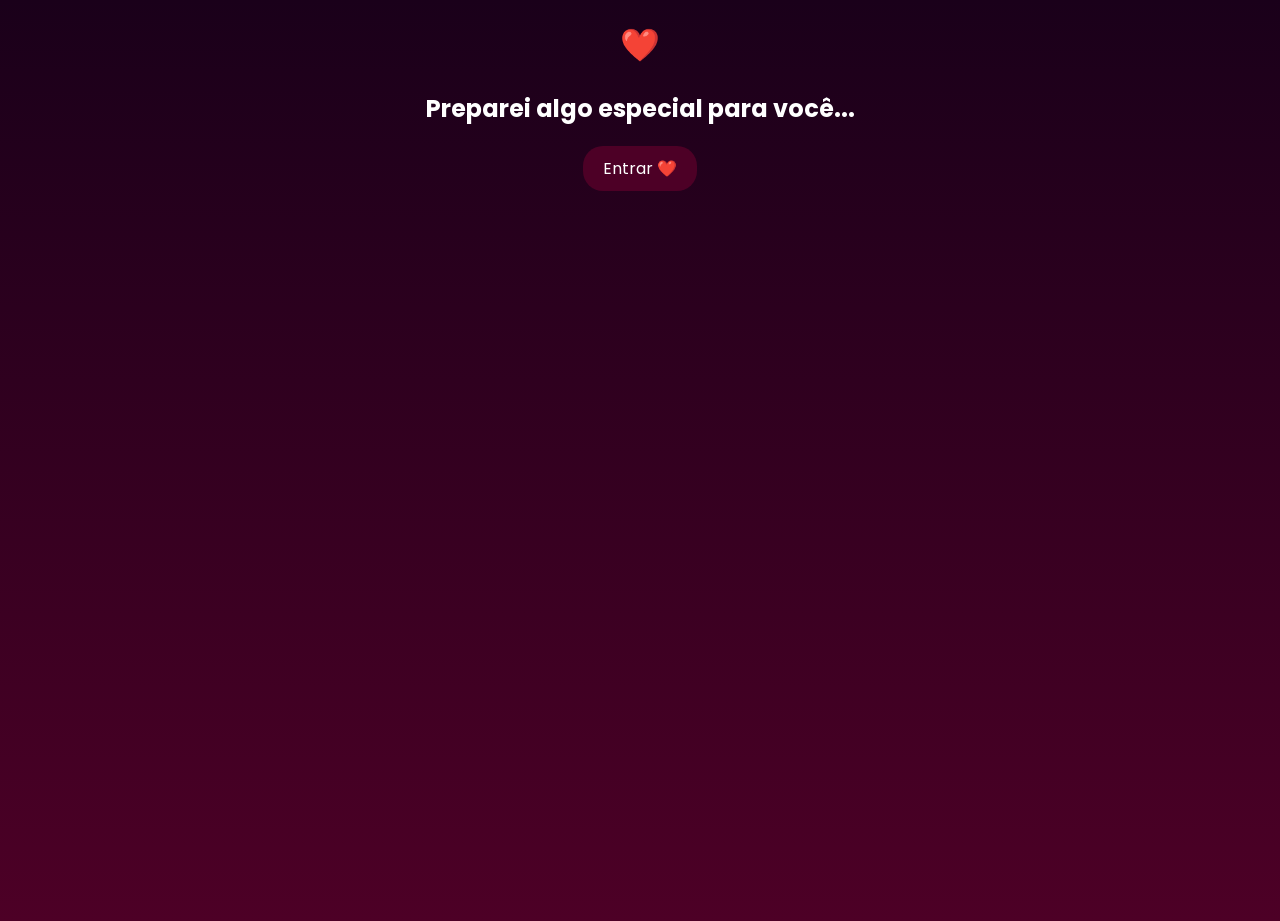
<file: index.html>
<!DOCTYPE html>
<html lang="pt-BR">
<head>
    <meta charset="UTF-8">
    <meta name="viewport" content="width=device-width, initial-scale=1.0">
    <title>Para vc minha vida</title>

    <link rel="stylesheet" href="style.css">
    <link rel="preconnect" href="https://fonts.googleapis.com">
<link rel="preconnect" href="https://fonts.gstatic.com" crossorigin>

<link href="https://fonts.googleapis.com/css2?family=Poppins:wght@300;400;600;700&display=swap" rel="stylesheet">
</head>
<body>
     <div class="coracoes">
        <span>❤️</span>
        <span>💗</span>
        <span>❤️</span>
        <span>💕</span>
    </div>
     <div class="entrada">
        <h1>❤️</h1>
        <h2>Preparei algo especial para você...</h2>
        <button id="entrar">Entrar ❤️</button>
    </div>

    <div class="container escondido">
    <h1 class="coracao">❤️</h1>

    <h2 id="titulo">bem-vinda...</h2>

    <p>antes de continuar, eu quero só te pedir uma coisa.
    </p>

   <p id="mensagem-clique">Leia tudo com calma.</p>

    <p>Cada palavra desse site foi escrita pensando em você
    </p>
    
    <a href="primeira-carta.html">
    <button id="btn-pronta" class="esconder">Estou pronta ❤️</button>
    </a>

    </div>

    <script src="script.js"></script>

</body>
</html>
</file>
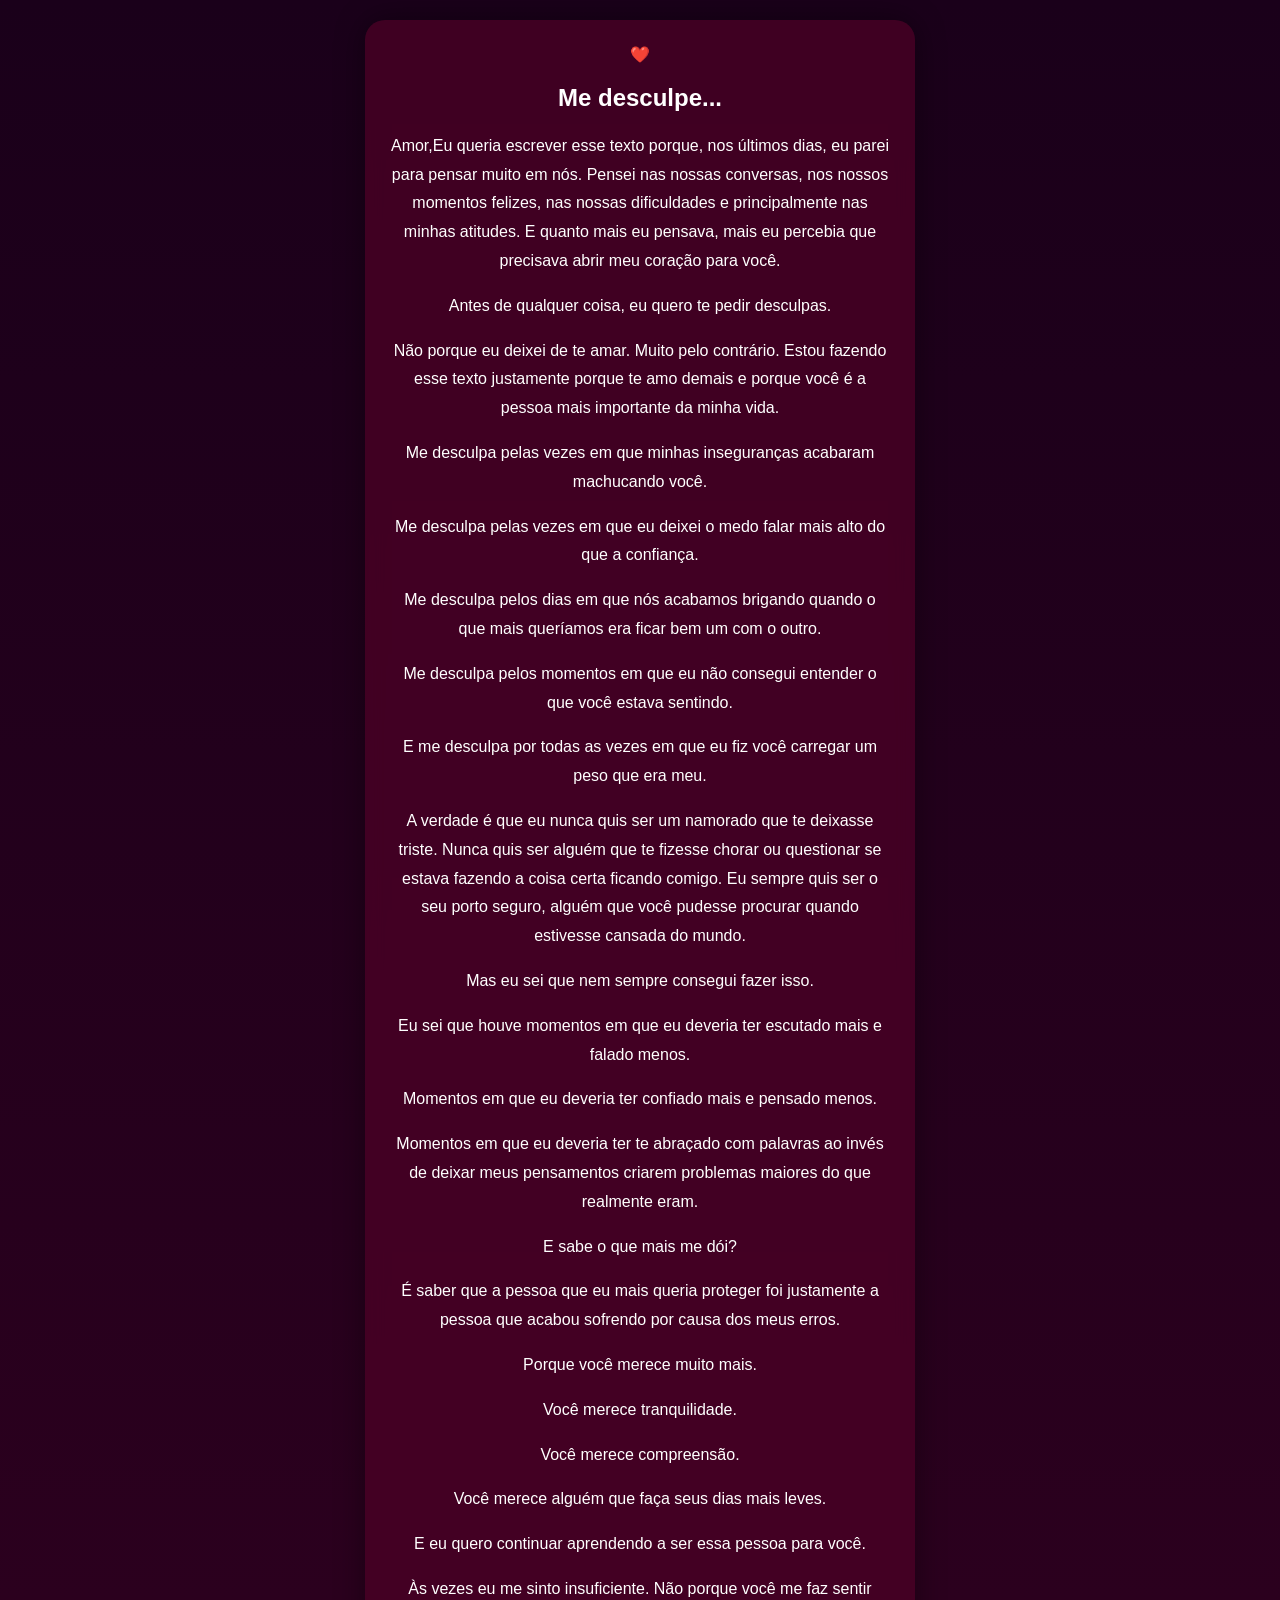
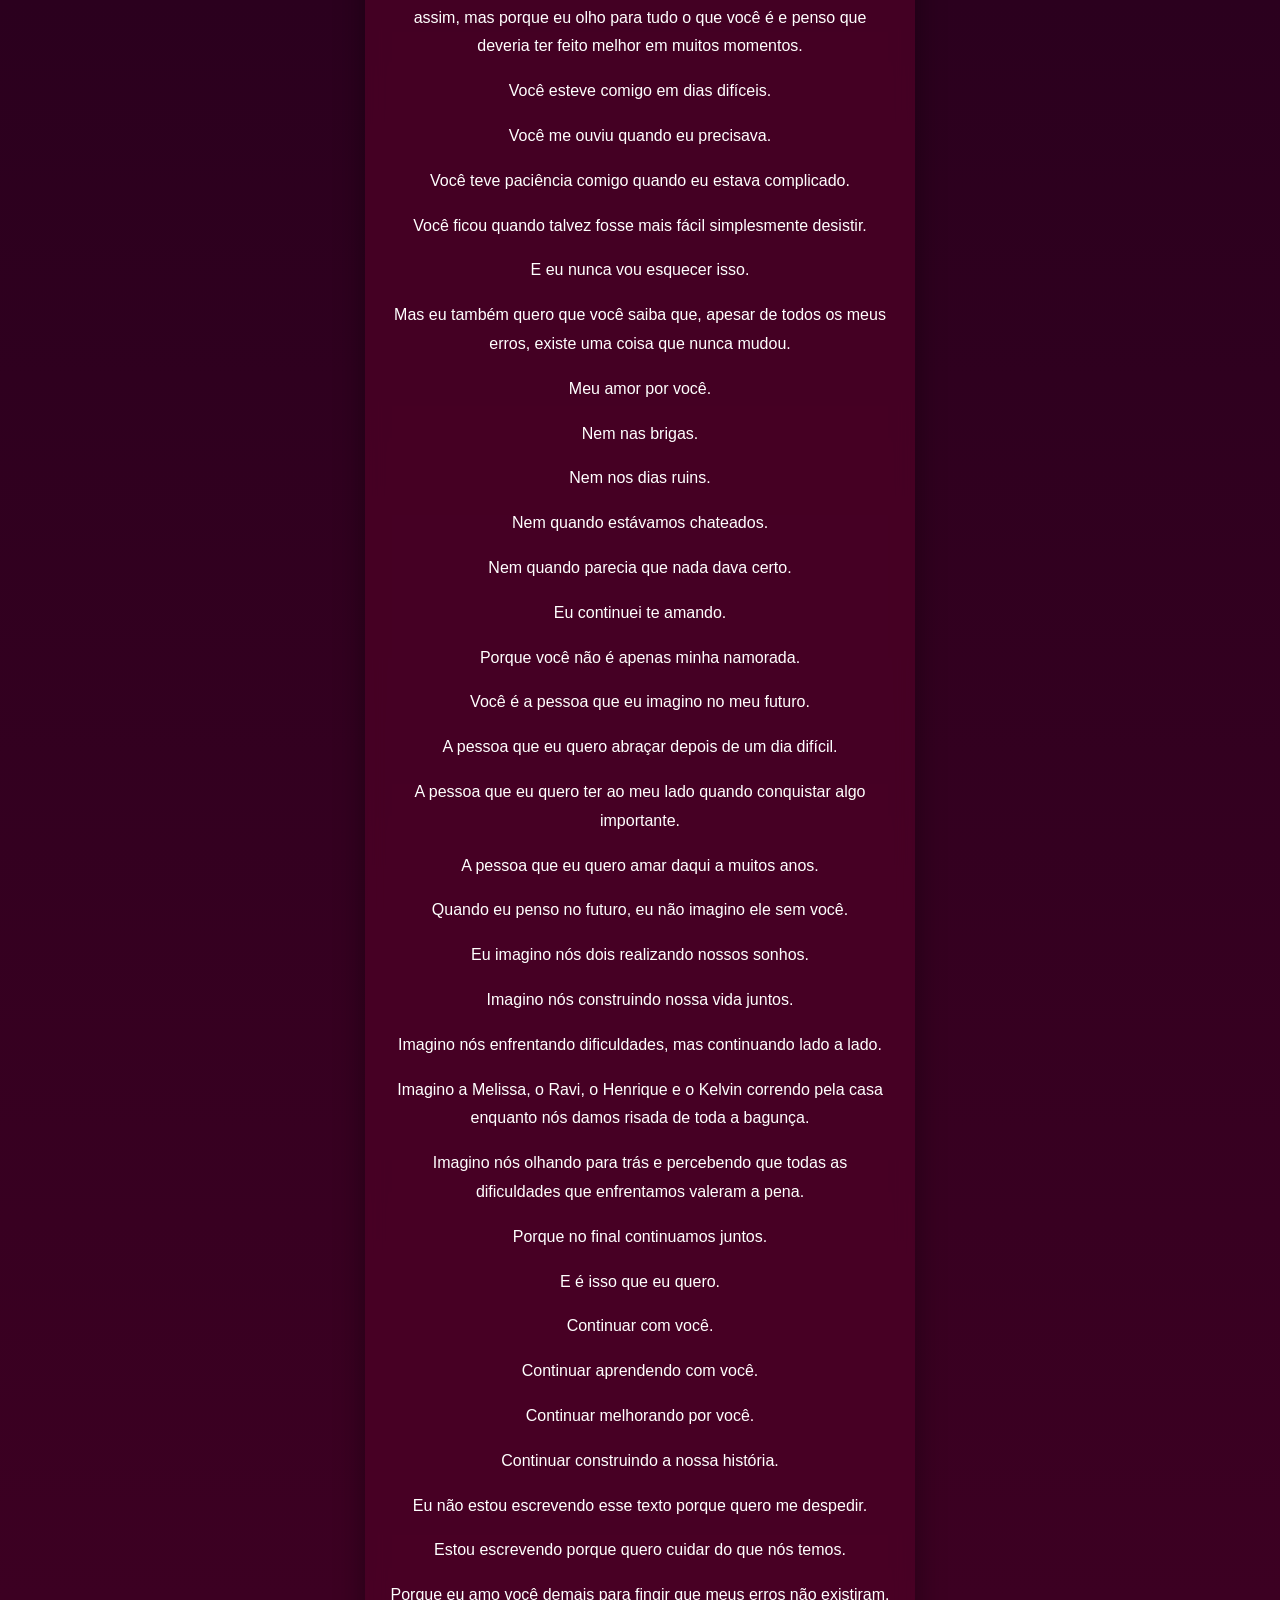
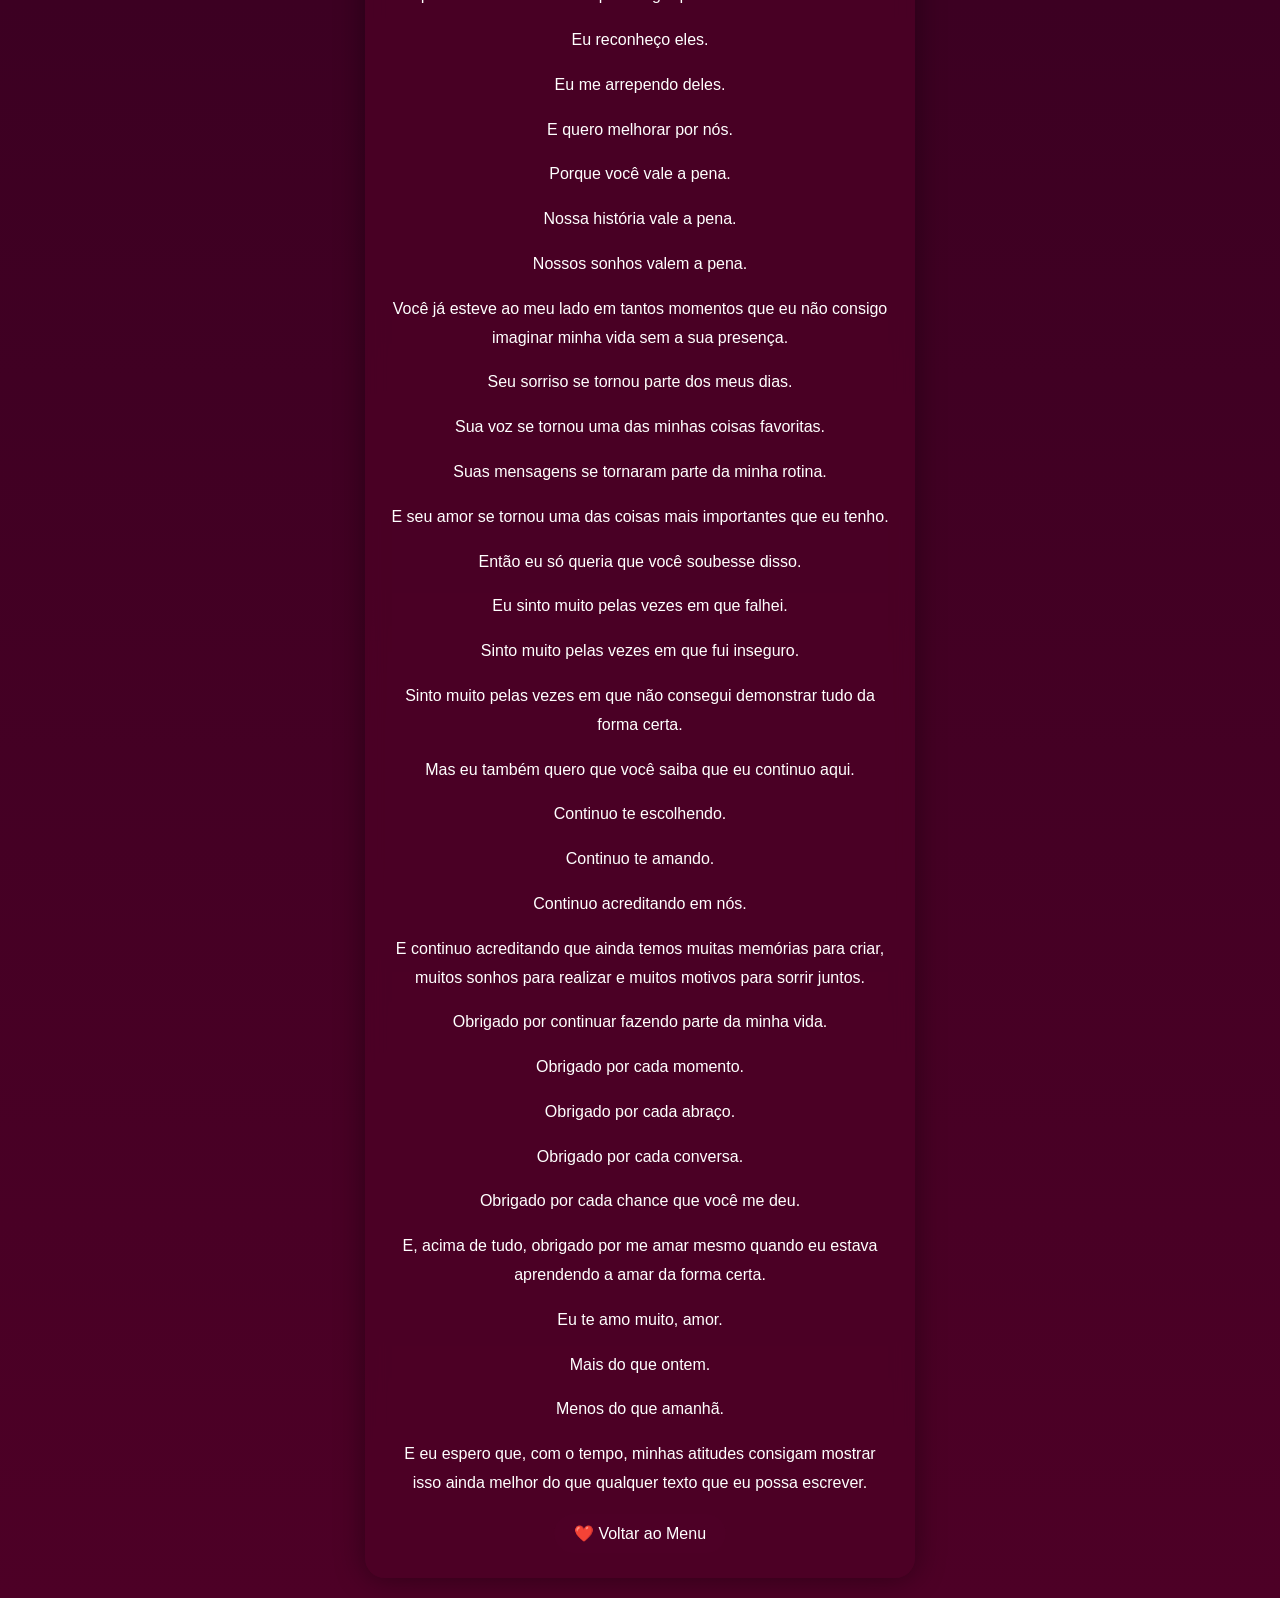
<file: desculpas.html>
<!DOCTYPE html>
<html lang="pt-BR">
<head>
    <meta charset="UTF-8">
    <meta name="viewport" content="width=device-width, initial-scale=1.0">
    <title>Me desculpe</title>

    <link rel="stylesheet" href="style.css">
</head>
<body>
    <div class="carta"
        <h1>❤️</h1>

        <h2>Me desculpe...</h2>

       <p>Amor,Eu queria escrever esse texto porque, nos últimos dias, eu parei para pensar muito em nós. Pensei nas nossas conversas, nos nossos momentos felizes, nas nossas dificuldades e principalmente nas minhas atitudes. E quanto mais eu pensava, mais eu percebia que precisava abrir meu coração para você.</p>
       <p>Antes de qualquer coisa, eu quero te pedir desculpas.</p>
       <p>Não porque eu deixei de te amar. Muito pelo contrário. Estou fazendo esse texto justamente porque te amo demais e porque você é a pessoa mais importante da minha vida.</p>
       <p>Me desculpa pelas vezes em que minhas inseguranças acabaram machucando você.</p>
       <p>Me desculpa pelas vezes em que eu deixei o medo falar mais alto do que a confiança.</p>
       <p>Me desculpa pelos dias em que nós acabamos brigando quando o que mais queríamos era ficar bem um com o outro.</p>
       <p>Me desculpa pelos momentos em que eu não consegui entender o que você estava sentindo.</p>
       <p>E me desculpa por todas as vezes em que eu fiz você carregar um peso que era meu.</p>
       <p>A verdade é que eu nunca quis ser um namorado que te deixasse triste. Nunca quis ser alguém que te fizesse chorar ou questionar se estava fazendo a coisa certa ficando comigo. Eu sempre quis ser o seu porto seguro, alguém que você pudesse procurar quando estivesse cansada do mundo.</p>
       <p>Mas eu sei que nem sempre consegui fazer isso.</p>
       <p>Eu sei que houve momentos em que eu deveria ter escutado mais e falado menos.</p>
       <p>Momentos em que eu deveria ter confiado mais e pensado menos.</p>
       <p>Momentos em que eu deveria ter te abraçado com palavras ao invés de deixar meus pensamentos criarem problemas maiores do que realmente eram.</p>
       <p>E sabe o que mais me dói?</p>
       <p>É saber que a pessoa que eu mais queria proteger foi justamente a pessoa que acabou sofrendo por causa dos meus erros.</p>
       <p>Porque você merece muito mais.</p>
       <p>Você merece tranquilidade.</p>
       <p>Você merece compreensão.</p>
       <p>Você merece alguém que faça seus dias mais leves.</p>
       <p>E eu quero continuar aprendendo a ser essa pessoa para você.</p>
       <p>Às vezes eu me sinto insuficiente. Não porque você me faz sentir assim, mas porque eu olho para tudo o que você é e penso que deveria ter feito melhor em muitos momentos.</p>
       <p>Você esteve comigo em dias difíceis.</p>
       <p>Você me ouviu quando eu precisava.</p>
       <p>Você teve paciência comigo quando eu estava complicado.</p>
       <p>Você ficou quando talvez fosse mais fácil simplesmente desistir.</p>
       <p>E eu nunca vou esquecer isso.</p>
       <p>Mas eu também quero que você saiba que, apesar de todos os meus erros, existe uma coisa que nunca mudou.</p>
       <p>Meu amor por você.</p>
       <p>Nem nas brigas.</p>
       <p>Nem nos dias ruins.</p>
       <p>Nem quando estávamos chateados.</p>
       <p>Nem quando parecia que nada dava certo.</p>
       <p>Eu continuei te amando.</p>
       <p>Porque você não é apenas minha namorada.</p>
       <p>Você é a pessoa que eu imagino no meu futuro.</p>
       <p>A pessoa que eu quero abraçar depois de um dia difícil.</p>
       <p>A pessoa que eu quero ter ao meu lado quando conquistar algo importante.</p>
       <p>A pessoa que eu quero amar daqui a muitos anos.</p>
       <p>Quando eu penso no futuro, eu não imagino ele sem você.</p>
       <p>Eu imagino nós dois realizando nossos sonhos.</p>
       <p>Imagino nós construindo nossa vida juntos.</p>
       <p>Imagino nós enfrentando dificuldades, mas continuando lado a lado.</p>
       <p>Imagino a Melissa, o Ravi, o Henrique e o Kelvin correndo pela casa enquanto nós damos risada de toda a bagunça.</p>
       <p>Imagino nós olhando para trás e percebendo que todas as dificuldades que enfrentamos valeram a pena.</p>
       <p>Porque no final continuamos juntos.</p>
       <p>E é isso que eu quero.</p>
       <p>Continuar com você.</p>
       <p>Continuar aprendendo com você.</p>
       <p>Continuar melhorando por você.</p>
       <p>Continuar construindo a nossa história.</p>
       <p>Eu não estou escrevendo esse texto porque quero me despedir.</p>
       <p>Estou escrevendo porque quero cuidar do que nós temos.</p>
       <p>Porque eu amo você demais para fingir que meus erros não existiram.</p>
       <p>Eu reconheço eles.</p>
       <p>Eu me arrependo deles.</p>
       <p>E quero melhorar por nós.</p>
       <p>Porque você vale a pena.</p>
       <p>Nossa história vale a pena.</p>
       <p>Nossos sonhos valem a pena.</p>
       <p>Você já esteve ao meu lado em tantos momentos que eu não consigo imaginar minha vida sem a sua presença.</p>
       <p>Seu sorriso se tornou parte dos meus dias.</p>
       <p>Sua voz se tornou uma das minhas coisas favoritas.</p>
       <p>Suas mensagens se tornaram parte da minha rotina.</p>
       <p>E seu amor se tornou uma das coisas mais importantes que eu tenho.</p>
       <p>Então eu só queria que você soubesse disso.</p>
       <p>Eu sinto muito pelas vezes em que falhei.</p>
       <p>Sinto muito pelas vezes em que fui inseguro.</p>
       <p>Sinto muito pelas vezes em que não consegui demonstrar tudo da forma certa.</p>
       <p>Mas eu também quero que você saiba que eu continuo aqui.</p>
       <p>Continuo te escolhendo.</p>
       <p>Continuo te amando.</p>
       <p>Continuo acreditando em nós.</p>
       <p>E continuo acreditando que ainda temos muitas memórias para criar, muitos sonhos para realizar e muitos motivos para sorrir juntos.</p>
       <p>Obrigado por continuar fazendo parte da minha vida.</p>
       <p>Obrigado por cada momento.</p>
       <p>Obrigado por cada abraço.</p>
       <p>Obrigado por cada conversa.</p>
       <p>Obrigado por cada chance que você me deu.</p>
       <p>E, acima de tudo, obrigado por me amar mesmo quando eu estava aprendendo a amar da forma certa.</p>
       <p>Eu te amo muito, amor.</p>
       <p>Mais do que ontem.</p>
       <p>Menos do que amanhã.</p>
       <p>E eu espero que, com o tempo, minhas atitudes consigam mostrar isso ainda melhor do que qualquer texto que eu possa escrever.</p>

       <a href="menu.html">

       <button>❤️ Voltar ao Menu</button>
       </a>
    </div>
    </body>
</html>
</file>
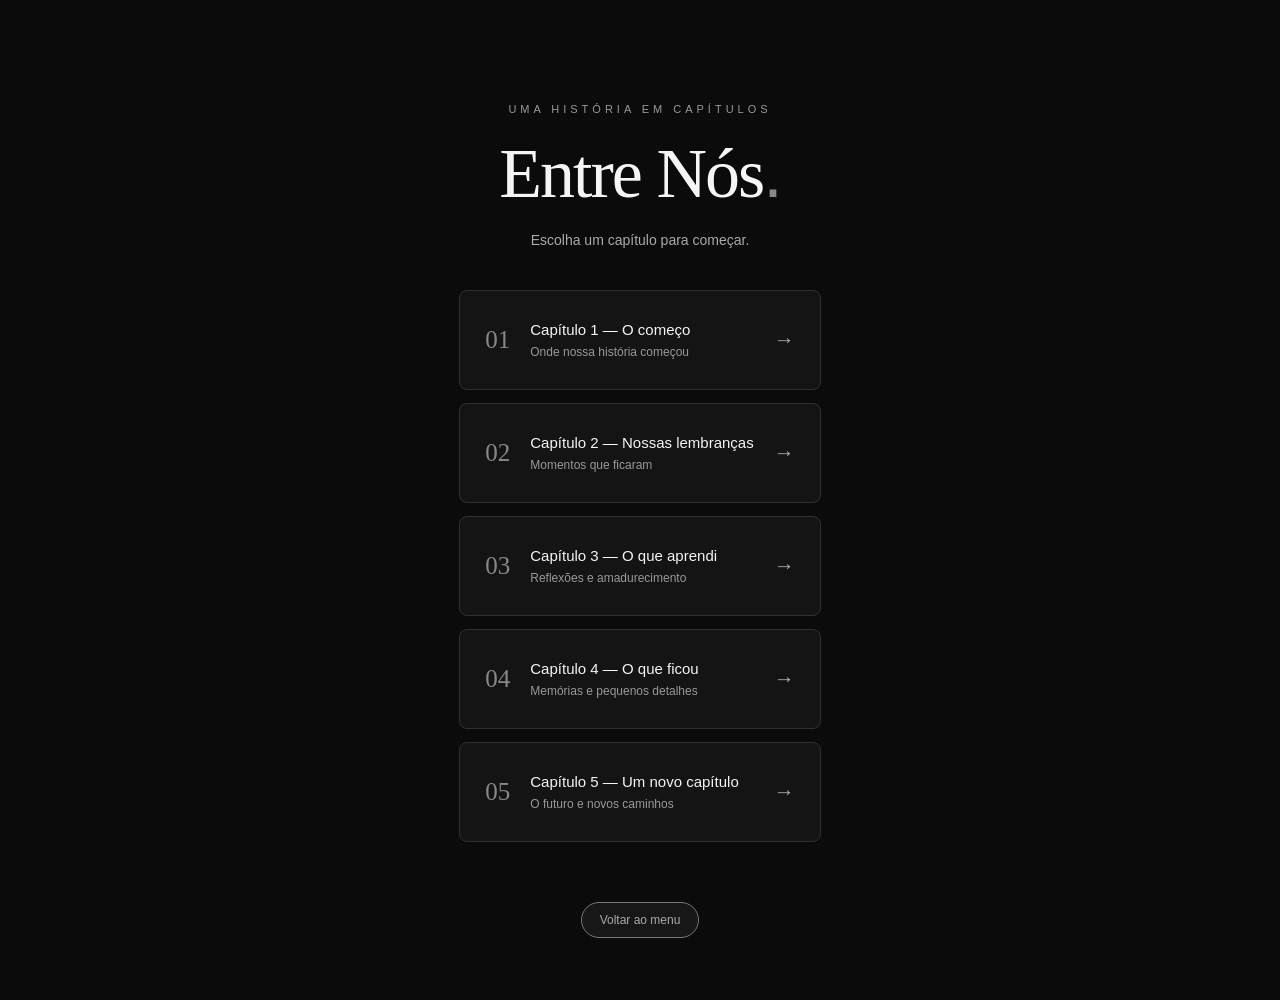
<file: entre-nós.html>
<!DOCTYPE html>
<html lang="pt-BR">
<head>
    <meta charset="UTF-8">
    <meta name="viewport" content="width=device-width, initial-scale=1.0">

    <title>Entre Nós | Dia 19</title>

    <link rel="stylesheet" href="style.css">
</head>

<body class="pagina-entre-nos">

    <main class="livro-container">

        
<section class="menu-capitulos" id="menu-capitulos">

    <header class="titulo-galeria">
        <p>UMA HISTÓRIA EM CAPÍTULOS</p>
        <h1>Entre Nós<span>.</span></h1>
        <p>Escolha um capítulo para começar.</p>
    </header>

    <div class="grade-capitulos">

        <button class="cartao-capitulo" data-capitulo="0">
            <span class="numero-cartao">01</span>
            <span class="conteudo-cartao">
                <strong>Capítulo 1 — O começo</strong>
                <small>Onde nossa história começou</small>
            </span>
            <span class="seta-cartao">→</span>
        </button>

        <button class="cartao-capitulo" data-capitulo="1">
            <span class="numero-cartao">02</span>
            <span class="conteudo-cartao">
                <strong>Capítulo 2 — Nossas lembranças</strong>
                <small>Momentos que ficaram</small>
            </span>
            <span class="seta-cartao">→</span>
        </button>

        <button class="cartao-capitulo" data-capitulo="2">
            <span class="numero-cartao">03</span>
            <span class="conteudo-cartao">
                <strong>Capítulo 3 — O que aprendi</strong>
                <small>Reflexões e amadurecimento</small>
            </span>
            <span class="seta-cartao">→</span>
        </button>

        <button class="cartao-capitulo" data-capitulo="3">
            <span class="numero-cartao">04</span>
            <span class="conteudo-cartao">
                <strong>Capítulo 4 — O que ficou</strong>
                <small>Memórias e pequenos detalhes</small>
            </span>
            <span class="seta-cartao">→</span>
        </button>

        <button class="cartao-capitulo" data-capitulo="4">
            <span class="numero-cartao">05</span>
            <span class="conteudo-cartao">
                <strong>Capítulo 5 — Um novo capítulo</strong>
                <small>O futuro e novos caminhos</small>
            </span>
            <span class="seta-cartao">→</span>
        </button>

    </div>
</section>


<section class="capa-livro escondido" id="capa-capitulo">

    <div class="capa-conteudo">
        <span class="simbolo-livro">✳</span>

        <p class="rotulo-capa">ENTRE NÓS · LEITURA</p>

        <h2 id="titulo-capa">O começo</h2>

        <p id="descricao-capa">
            Onde nossa história começou
        </p>

        <button id="btn-abrir-livro">
            Abrir capítulo →
        </button>

        <button class="botao-voltar" id="btn-voltar-capitulos">
            ← Todos os capítulos
        </button>
    </div>

</section>



        <section class="livro-aberto escondido" id="livro-aberto">

            <header class="cabecalho-capitulo">
                <p>ENTRE NÓS</p>
                <h2 id="titulo-capitulo">Capítulo 1 — Nosso primeiro dia</h2>
            </header>

            <div class="paginas-livro">

                <article class="pagina pagina-esquerda">
                    <h3 id="subtitulo-capitulo">O começo de tudo</h3>

                    <p id="texto-esquerdo">
                        Aqui ficará a primeira parte da nossa história.
                    </p>
                </article>

                <article class="pagina pagina-direita">
                    <p id="texto-direito">
                        E aqui continuará a leitura, como em um livro aberto.
                    </p>
                </article>

            </div>

            <nav class="navegacao-capitulos">
                <button id="btn-anterior" disabled>
                    ← Anterior
                </button>

                <span id="numero-capitulo">1 / 5</span>

                <button id="btn-proximo">
                  Próximo →
                </button>
            </nav>

        </section>

        <a class="voltar-menu" href="menu.html">
            Voltar ao menu
        </a>

    </main>

    <script src="script.js"></script>
</body>
</html>
</file>
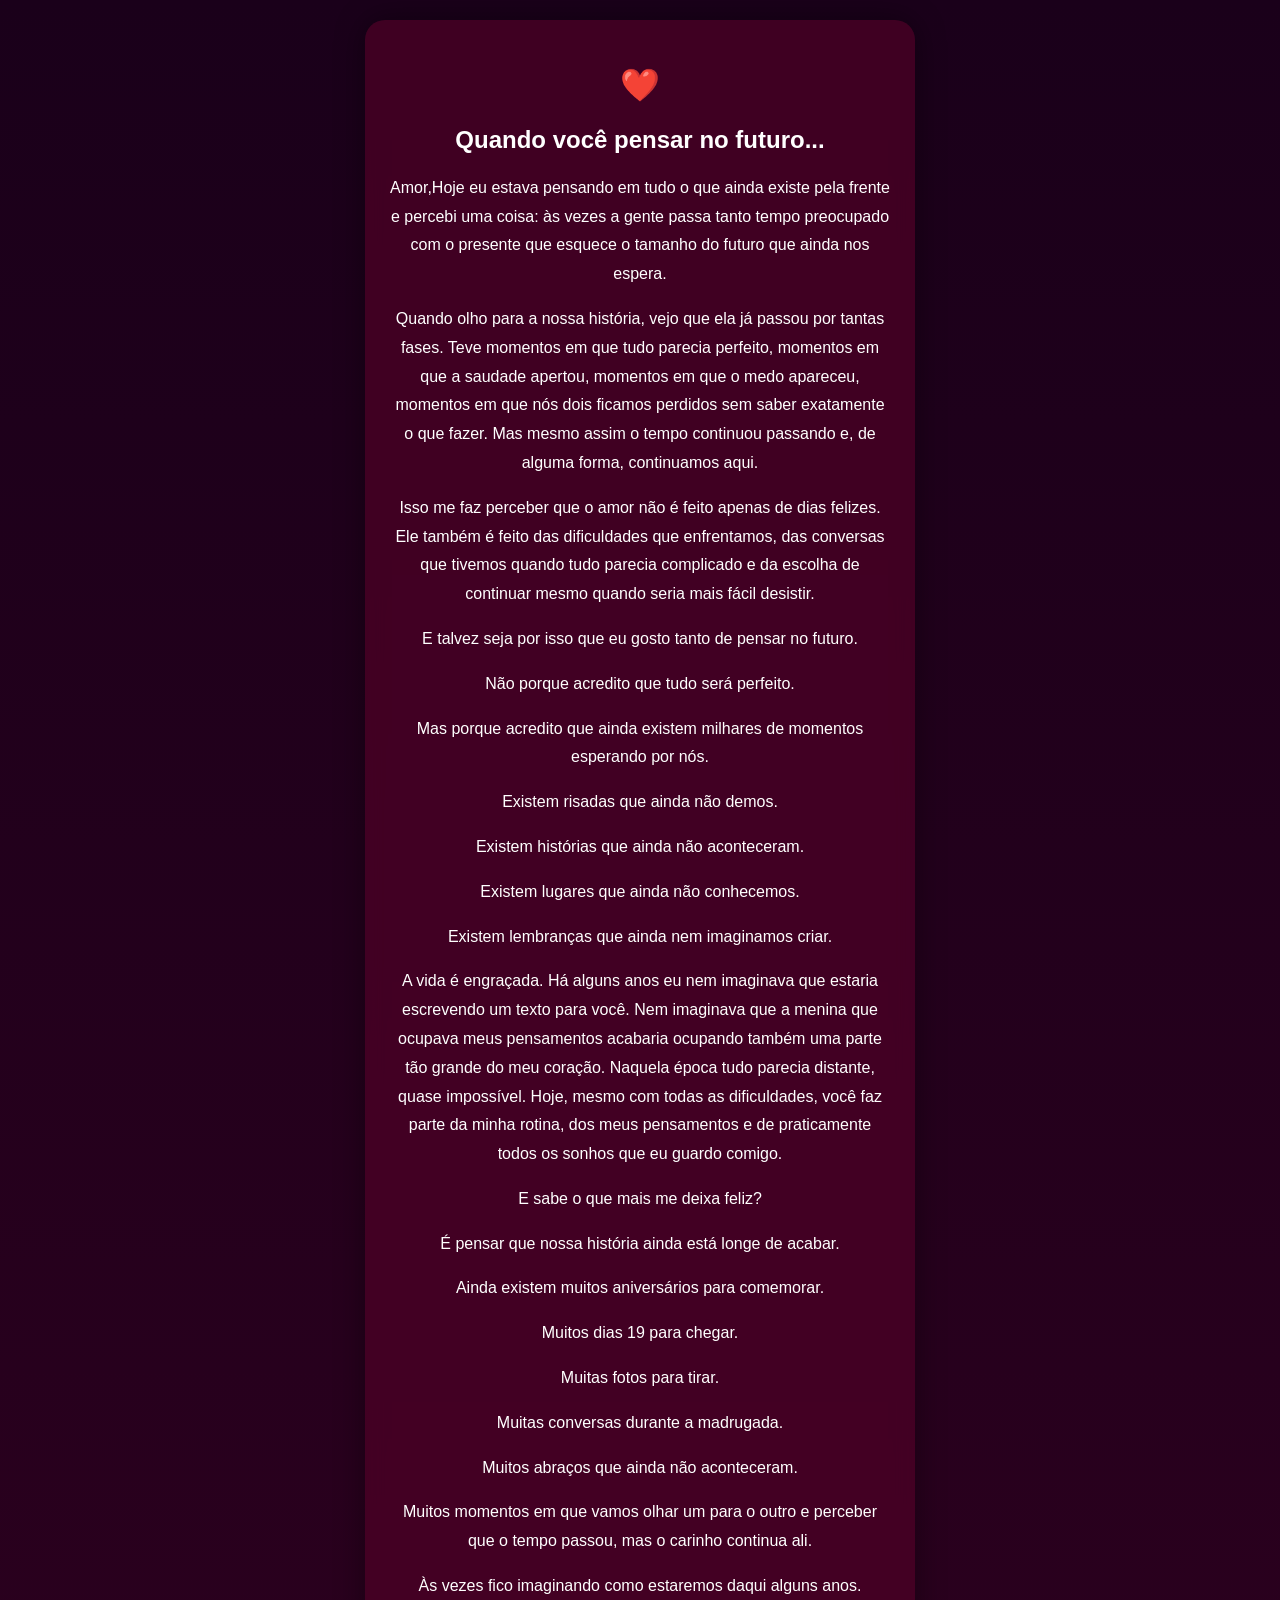
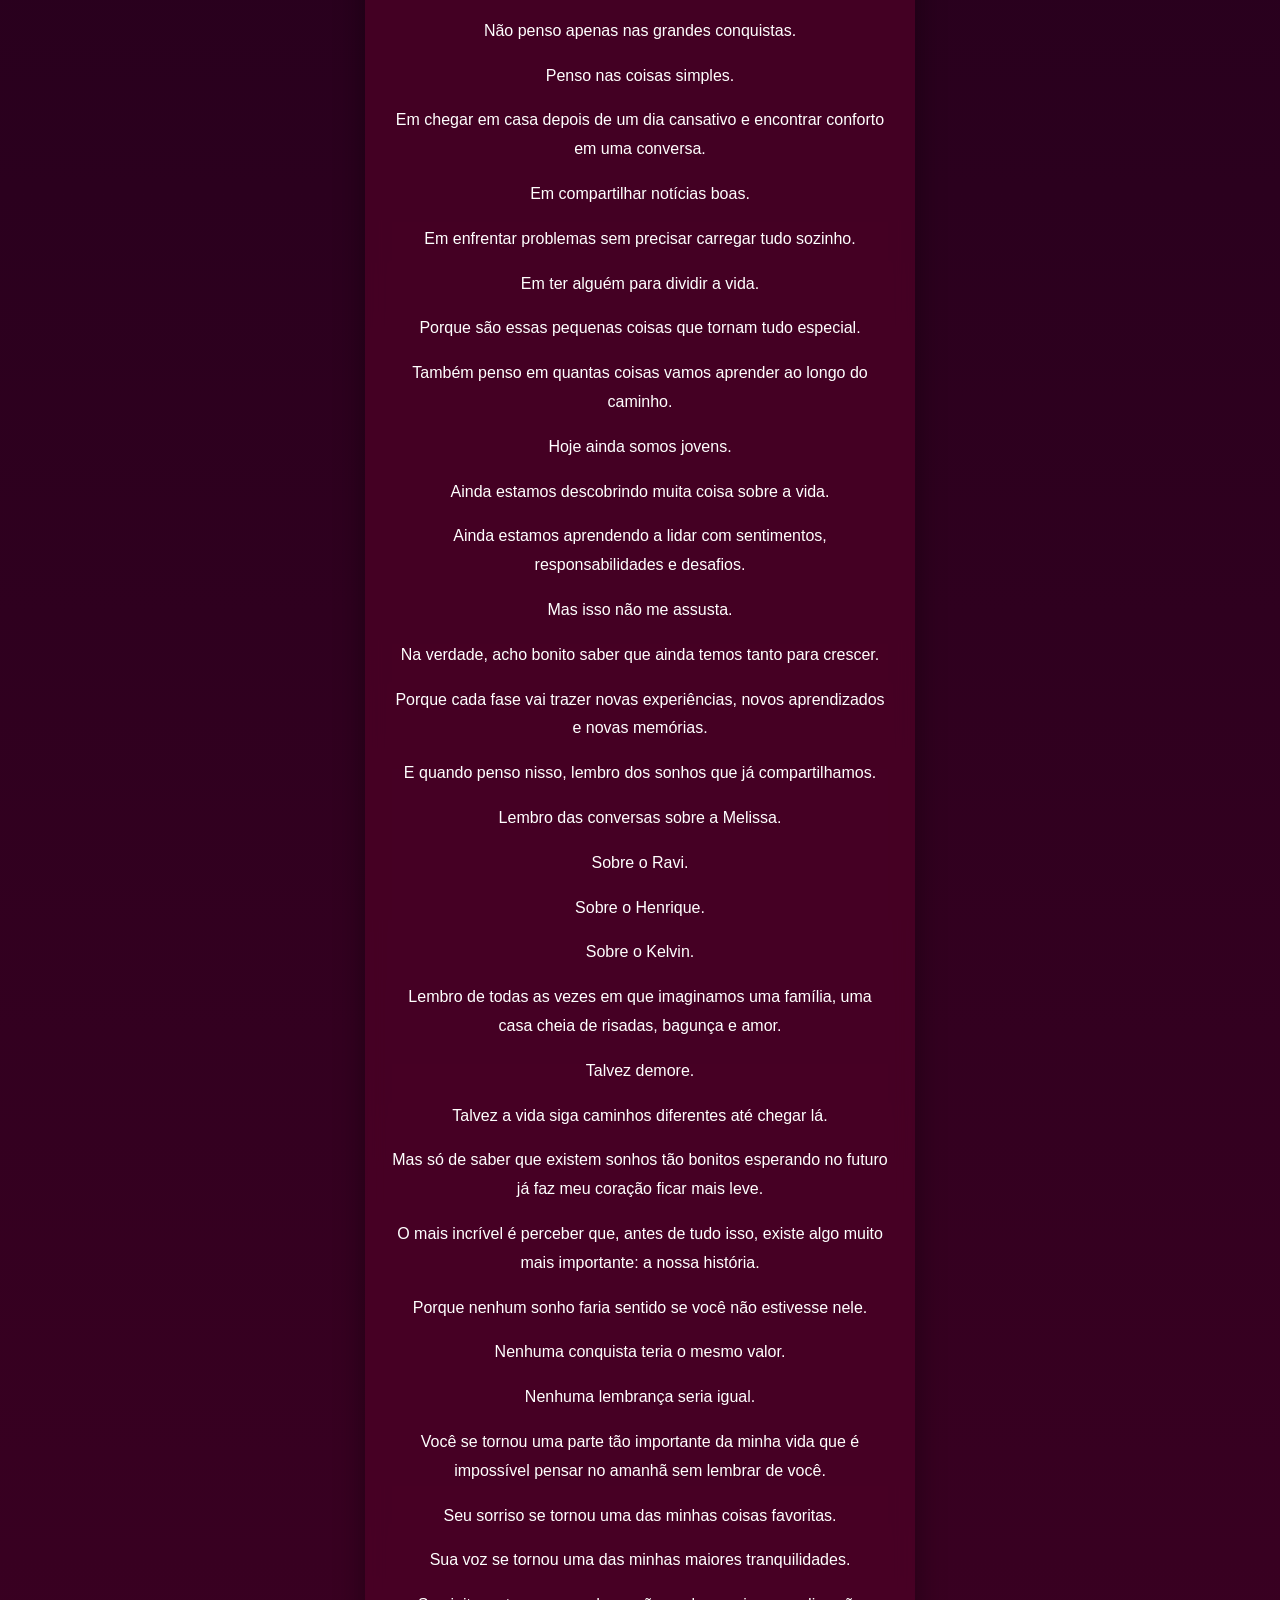
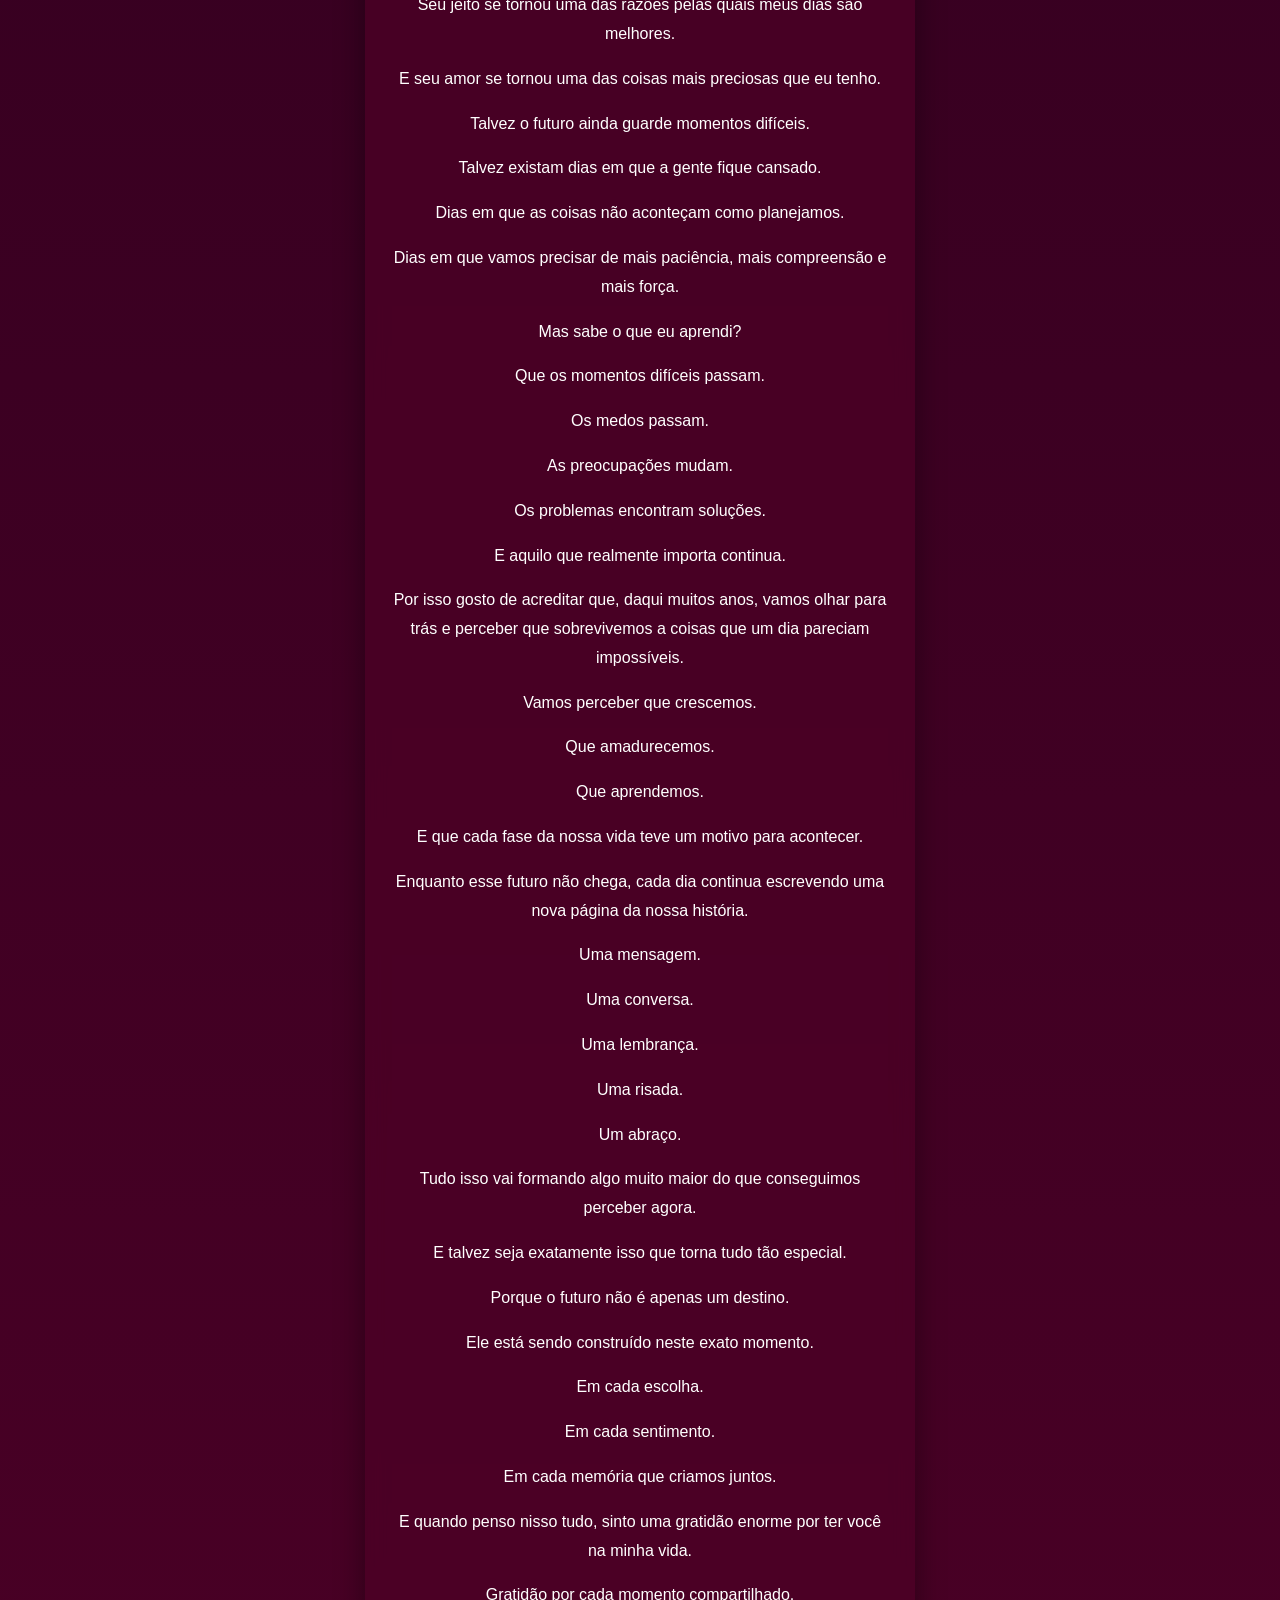
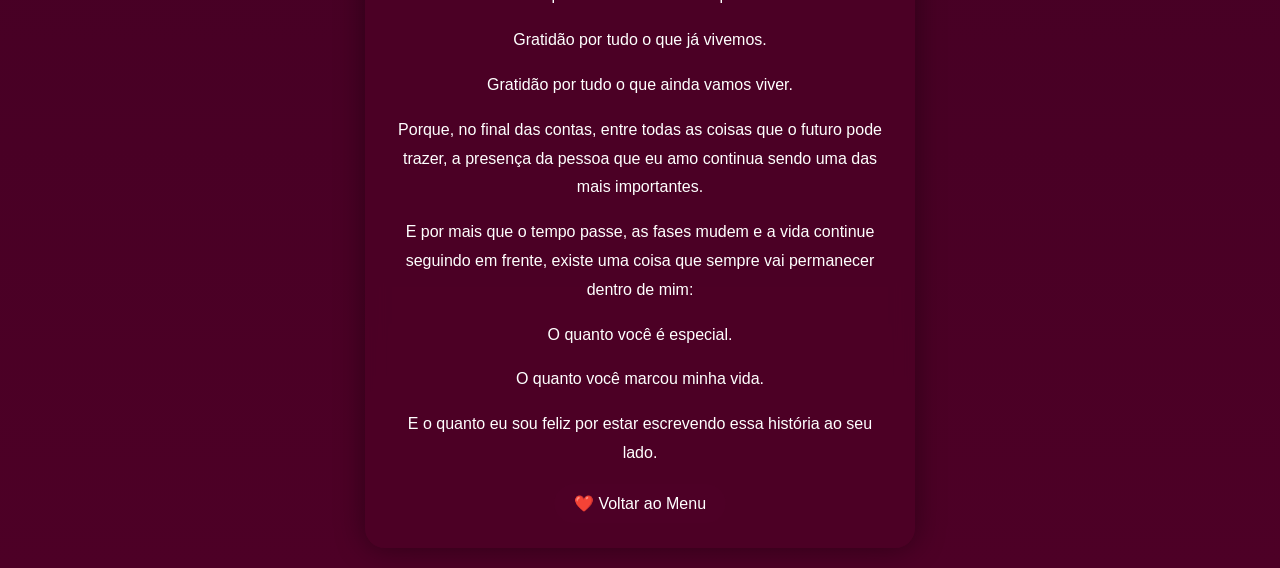
<file: futuro.html>
<!DOCTYPE html>
<html lang="pt-BR">
<head>
    <meta charset="UTF-8">
    <meta name="viewport" content="width=device-width, initial-scale=1.0">
    <title>Futuro</title>

    <link rel="stylesheet" href="style.css">
</head>
<body>
    <div class="carta">
        <h1>❤️</h1>
        <h2>Quando você pensar no futuro...</h2>

       <p>Amor,Hoje eu estava pensando em tudo o que ainda existe pela frente e percebi uma coisa: às vezes a gente passa tanto tempo preocupado com o presente que esquece o tamanho do futuro que ainda nos espera.</p>
       <p>Quando olho para a nossa história, vejo que ela já passou por tantas fases. Teve momentos em que tudo parecia perfeito, momentos em que a saudade apertou, momentos em que o medo apareceu, momentos em que nós dois ficamos perdidos sem saber exatamente o que fazer. Mas mesmo assim o tempo continuou passando e, de alguma forma, continuamos aqui.</p>
       <p>Isso me faz perceber que o amor não é feito apenas de dias felizes. Ele também é feito das dificuldades que enfrentamos, das conversas que tivemos quando tudo parecia complicado e da escolha de continuar mesmo quando seria mais fácil desistir.</p>
       <p>E talvez seja por isso que eu gosto tanto de pensar no futuro.</p>
       <p>Não porque acredito que tudo será perfeito.</p>
       <p>Mas porque acredito que ainda existem milhares de momentos esperando por nós.</p>
       <p>Existem risadas que ainda não demos.</p>
       <p>Existem histórias que ainda não aconteceram.</p>
       <p>Existem lugares que ainda não conhecemos.</p>
       <p>Existem lembranças que ainda nem imaginamos criar.</p>
       <p>A vida é engraçada. Há alguns anos eu nem imaginava que estaria escrevendo um texto para você. Nem imaginava que a menina que ocupava meus pensamentos acabaria ocupando também uma parte tão grande do meu coração. Naquela época tudo parecia distante, quase impossível. Hoje, mesmo com todas as dificuldades, você faz parte da minha rotina, dos meus pensamentos e de praticamente todos os sonhos que eu guardo comigo.</p>
       <p>E sabe o que mais me deixa feliz?</p>
       <p>É pensar que nossa história ainda está longe de acabar.</p>
       <p>Ainda existem muitos aniversários para comemorar.</p>
       <p>Muitos dias 19 para chegar.</p>
       <p>Muitas fotos para tirar.</p>
       <p>Muitas conversas durante a madrugada.</p>
       <p>Muitos abraços que ainda não aconteceram.</p>
       <p>Muitos momentos em que vamos olhar um para o outro e perceber que o tempo passou, mas o carinho continua ali.</p>
       <p>Às vezes fico imaginando como estaremos daqui alguns anos.</p>
       <p>Não penso apenas nas grandes conquistas.</p>
       <p>Penso nas coisas simples.</p>
       <p>Em chegar em casa depois de um dia cansativo e encontrar conforto em uma conversa.</p>
       <p>Em compartilhar notícias boas.</p>
       <p>Em enfrentar problemas sem precisar carregar tudo sozinho.</p>
       <p>Em ter alguém para dividir a vida.</p>
       <p>Porque são essas pequenas coisas que tornam tudo especial.</p>
       <p>Também penso em quantas coisas vamos aprender ao longo do caminho.</p>
       <p>Hoje ainda somos jovens.</p>
       <p>Ainda estamos descobrindo muita coisa sobre a vida.</p>
       <p>Ainda estamos aprendendo a lidar com sentimentos, responsabilidades e desafios.</p>
       <p>Mas isso não me assusta.</p>
       <p>Na verdade, acho bonito saber que ainda temos tanto para crescer.</p>
       <p>Porque cada fase vai trazer novas experiências, novos aprendizados e novas memórias.</p>
       <p>E quando penso nisso, lembro dos sonhos que já compartilhamos.</p>
       <p>Lembro das conversas sobre a Melissa.</p>
       <p>Sobre o Ravi.</p>
       <p>Sobre o Henrique.</p>
       <p>Sobre o Kelvin.</p>
       <p>Lembro de todas as vezes em que imaginamos uma família, uma casa cheia de risadas, bagunça e amor.</p>
       <p>Talvez demore.</p>
       <p>Talvez a vida siga caminhos diferentes até chegar lá.</p>
       <p>Mas só de saber que existem sonhos tão bonitos esperando no futuro já faz meu coração ficar mais leve.</p>
       <p>O mais incrível é perceber que, antes de tudo isso, existe algo muito mais importante: a nossa história.</p>
       <p>Porque nenhum sonho faria sentido se você não estivesse nele.</p>
       <p>Nenhuma conquista teria o mesmo valor.</p>
       <p>Nenhuma lembrança seria igual.</p>
       <p>Você se tornou uma parte tão importante da minha vida que é impossível pensar no amanhã sem lembrar de você.</p>
       <p>Seu sorriso se tornou uma das minhas coisas favoritas.</p>
       <p>Sua voz se tornou uma das minhas maiores tranquilidades.</p>
       <p>Seu jeito se tornou uma das razões pelas quais meus dias são melhores.</p>
       <p>E seu amor se tornou uma das coisas mais preciosas que eu tenho.</p>
       <p>Talvez o futuro ainda guarde momentos difíceis.</p>
       <p>Talvez existam dias em que a gente fique cansado.</p>
       <p>Dias em que as coisas não aconteçam como planejamos.</p>
       <p>Dias em que vamos precisar de mais paciência, mais compreensão e mais força.</p>
       <p>Mas sabe o que eu aprendi?</p>
       <p>Que os momentos difíceis passam.</p>
       <p>Os medos passam.</p>
       <p>As preocupações mudam.</p>
       <p>Os problemas encontram soluções.</p>
       <p>E aquilo que realmente importa continua.</p>
       <p>Por isso gosto de acreditar que, daqui muitos anos, vamos olhar para trás e perceber que sobrevivemos a coisas que um dia pareciam impossíveis.</p>
       <p>Vamos perceber que crescemos.</p>
       <p>Que amadurecemos.</p>
       <p>Que aprendemos.</p>
       <p>E que cada fase da nossa vida teve um motivo para acontecer.</p>
       <p>Enquanto esse futuro não chega, cada dia continua escrevendo uma nova página da nossa história.</p>
       <p>Uma mensagem.</p>
       <p>Uma conversa.</p>
       <p>Uma lembrança.</p>
       <p>Uma risada.</p>
       <p>Um abraço.</p>
       <p>Tudo isso vai formando algo muito maior do que conseguimos perceber agora.</p>
       <p>E talvez seja exatamente isso que torna tudo tão especial.</p>
       <p>Porque o futuro não é apenas um destino.</p>
       <p>Ele está sendo construído neste exato momento.</p>
       <p>Em cada escolha.</p>
       <p>Em cada sentimento.</p>
       <p>Em cada memória que criamos juntos.</p>
       <p>E quando penso nisso tudo, sinto uma gratidão enorme por ter você na minha vida.</p>
       <p>Gratidão por cada momento compartilhado.</p>
       <p>Gratidão por tudo o que já vivemos.</p>
       <p>Gratidão por tudo o que ainda vamos viver.</p>
       <p>Porque, no final das contas, entre todas as coisas que o futuro pode trazer, a presença da pessoa que eu amo continua sendo uma das mais importantes.</p>
       <p>E por mais que o tempo passe, as fases mudem e a vida continue seguindo em frente, existe uma coisa que sempre vai permanecer dentro de mim:</p>
       <p>O quanto você é especial.</p>
       <p>O quanto você marcou minha vida.</p>
       <p>E o quanto eu sou feliz por estar escrevendo essa história ao seu lado.</p>

       <a href="menu.html">

<button>❤️ Voltar ao Menu</button>
</a>
    </div>
</body>
</html>
</file>
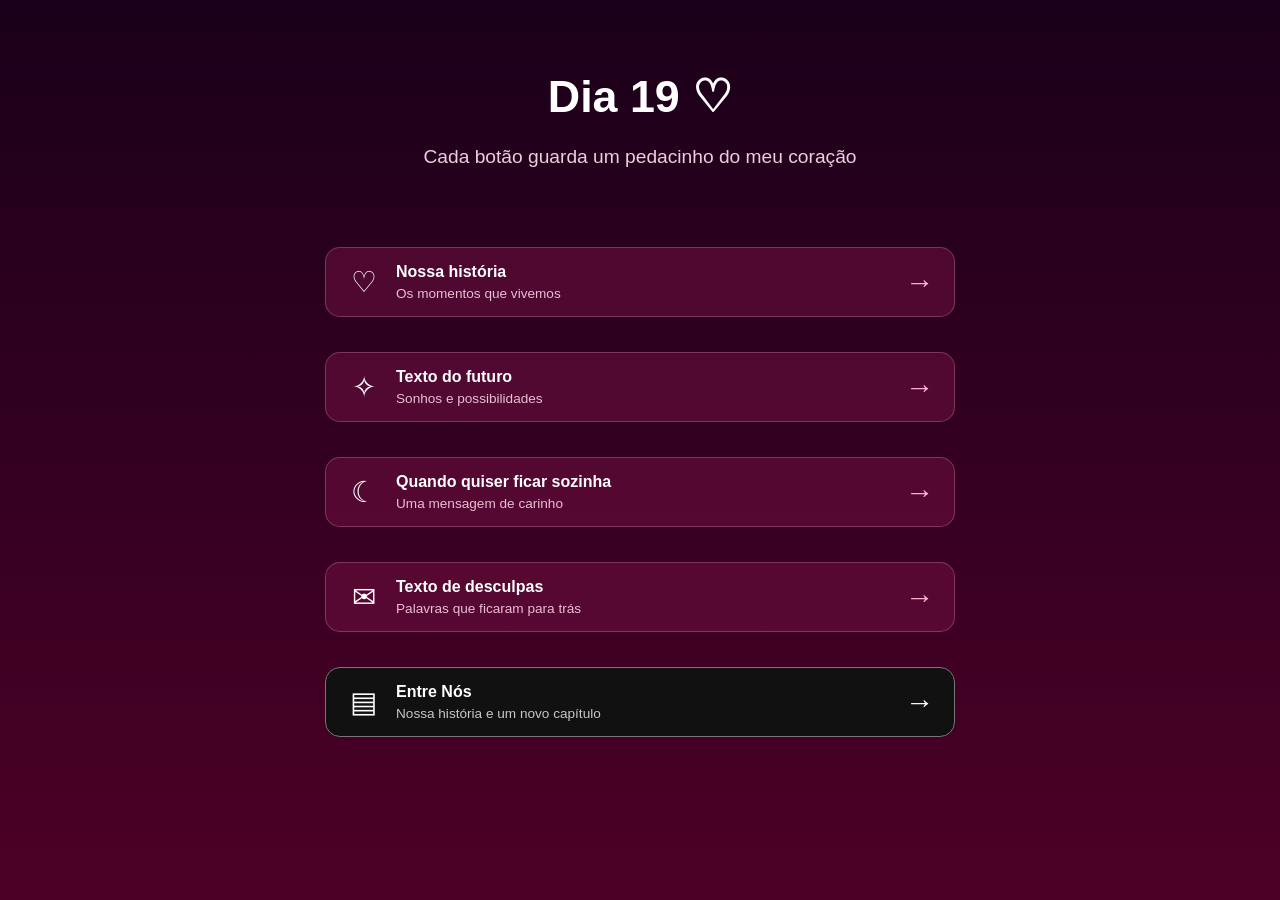
<file: menu.html>
<!DOCTYPE html>
<html lang="PT-BR">
<head>
    <meta charset="UTF-8">
    <meta http-equiv="X-UA-Compatible" content="IE=edge">
    <meta name="viewport" content="width=device-width, initial-scale=1.0">
    <title>Menu</title>
    <link rel="stylesheet" href="./style.css">

    <title>Dia 19 | Nossas lembranças</title>

</head>
<body class="pagina-menu">
    <main class="container">
        <header class="cabecalho-menu">
            <h1>Dia 19 ♡</h1>
            <p>Cada botão guarda um pedacinho do meu coração</p>
        </header>

        <nav class="menu-opcoes">
            <a class="cartao-opcao" href="nossa-historia.html">
                <span class="icone">♡</span>
                <span class="texto-opcao">
                    <strong>Nossa história</strong>
                    <small>Os momentos que vivemos</small>
                </span>
                <span class="seta">→</span>
            </a>

            <a class="cartao-opcao" href="futuro.html">
                <span class="icone">✧</span>
                <span class="texto-opcao">
                    <strong>Texto do futuro</strong>
                    <small>Sonhos e possibilidades</small>
                </span>
                <span class="seta">→</span>

            </a>

            <a class="cartao-opcao" href="sozinha.html">
                <span class="icone">☾</span>
                <span class="texto-opcao">
                    <strong>Quando quiser ficar sozinha</strong>
                    <small>Uma mensagem de carinho</small>
                </span>
                <span class="seta">→</span>

            </a>

            <a class="cartao-opcao" href="desculpas.html">
                <span class="icone">✉</span>
                <span class="texto-opcao">
                    <strong>Texto de desculpas</strong>
                    <small>Palavras que ficaram para trás</small>
                </span>
                <span class="seta">→</span>

            </a>

<a class="cartao-opcao opcao-entre-nos" href="entre-nós.html">
    <span class="icone">▤</span>
    <span class="texto-opcao">
        <strong>Entre Nós</strong>
        <small>Nossa história e um novo capítulo</small>
    </span>
    <span class="seta">→</span>
</a>

        </nav>
    </main>
</body>
</html>
</file>
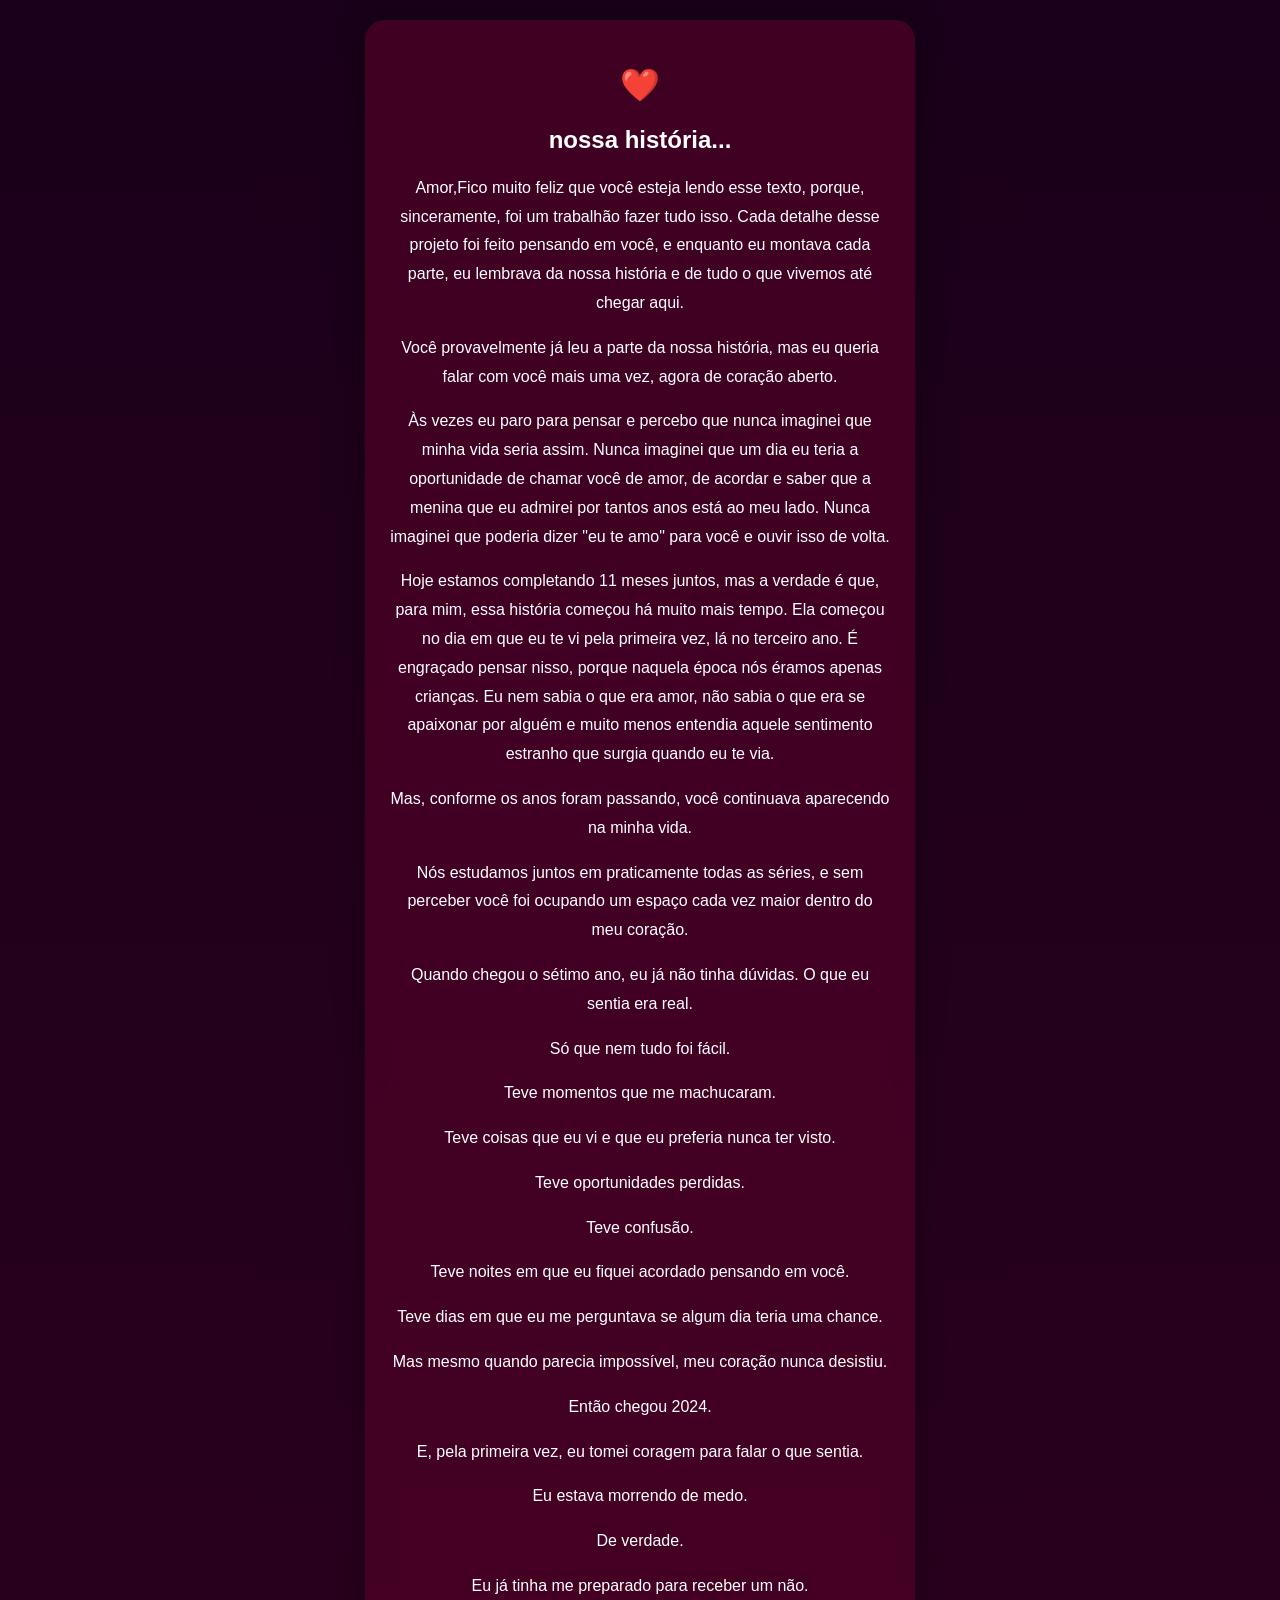
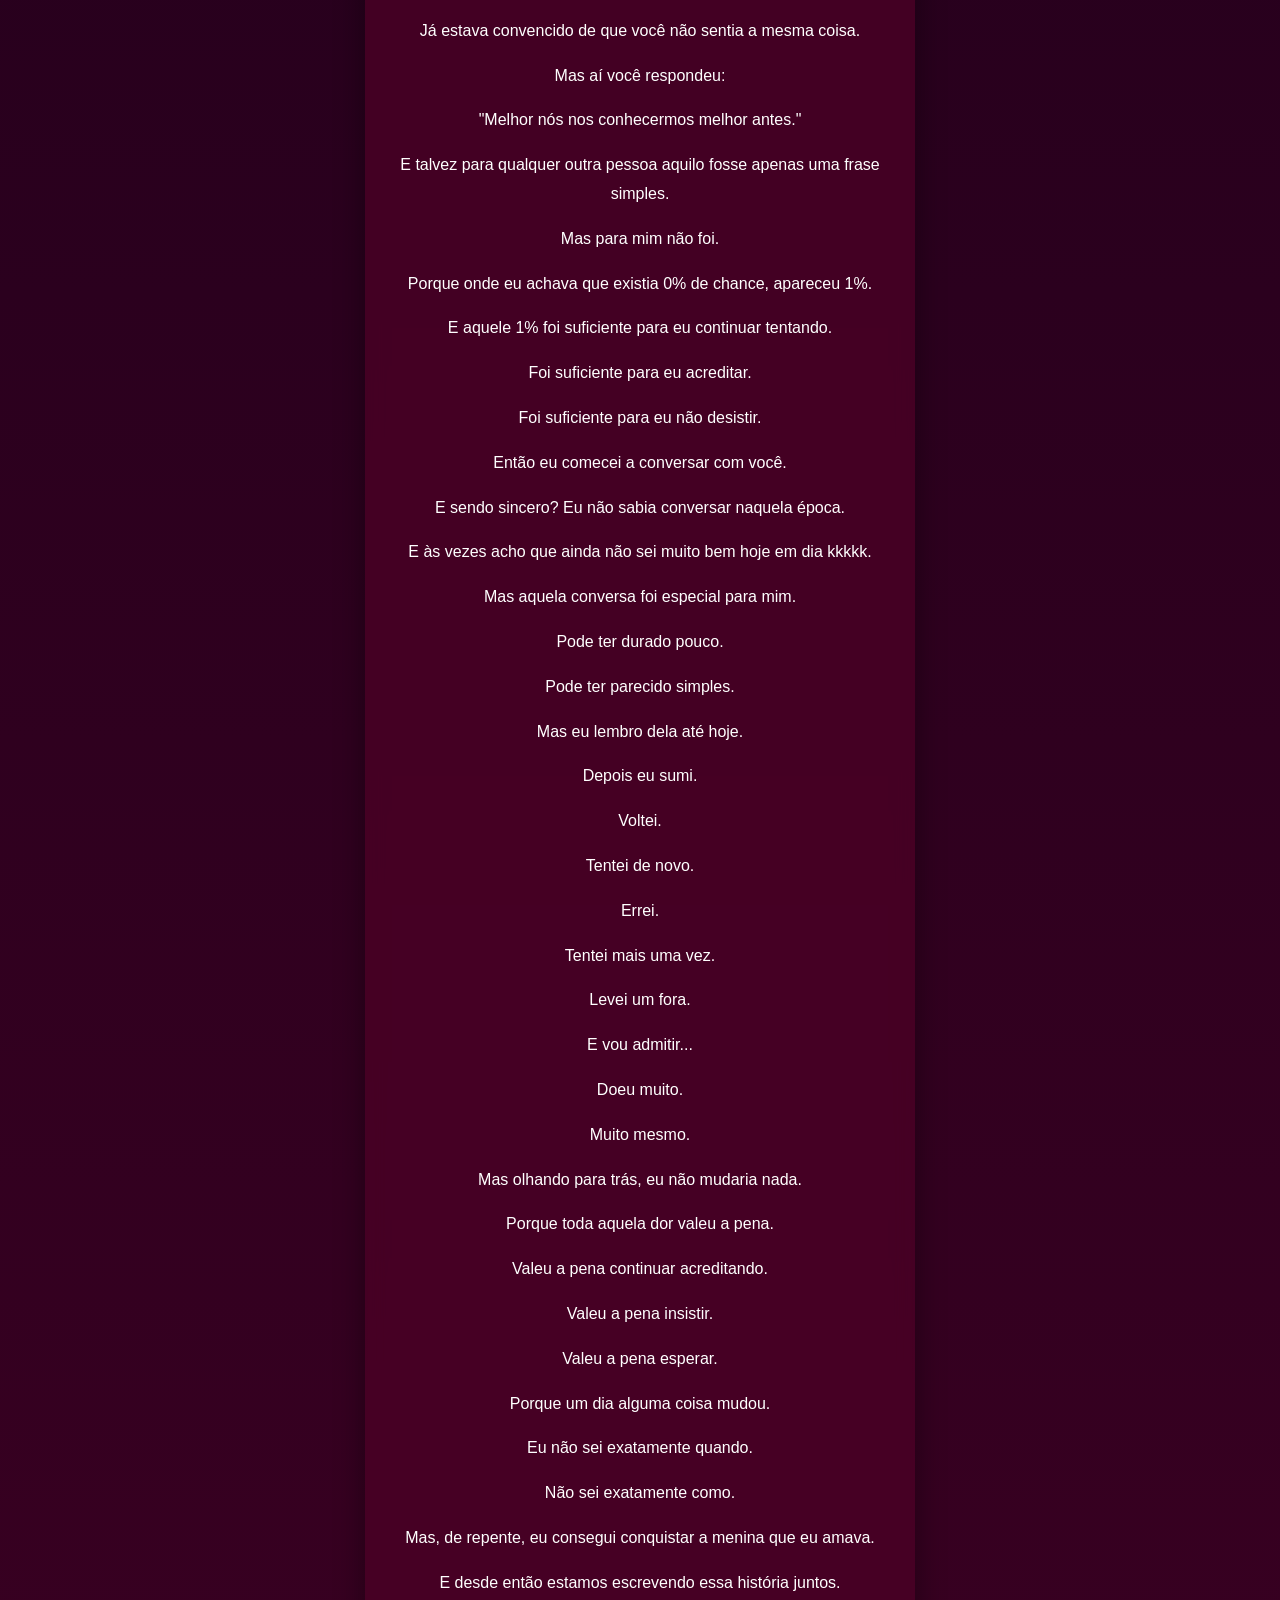
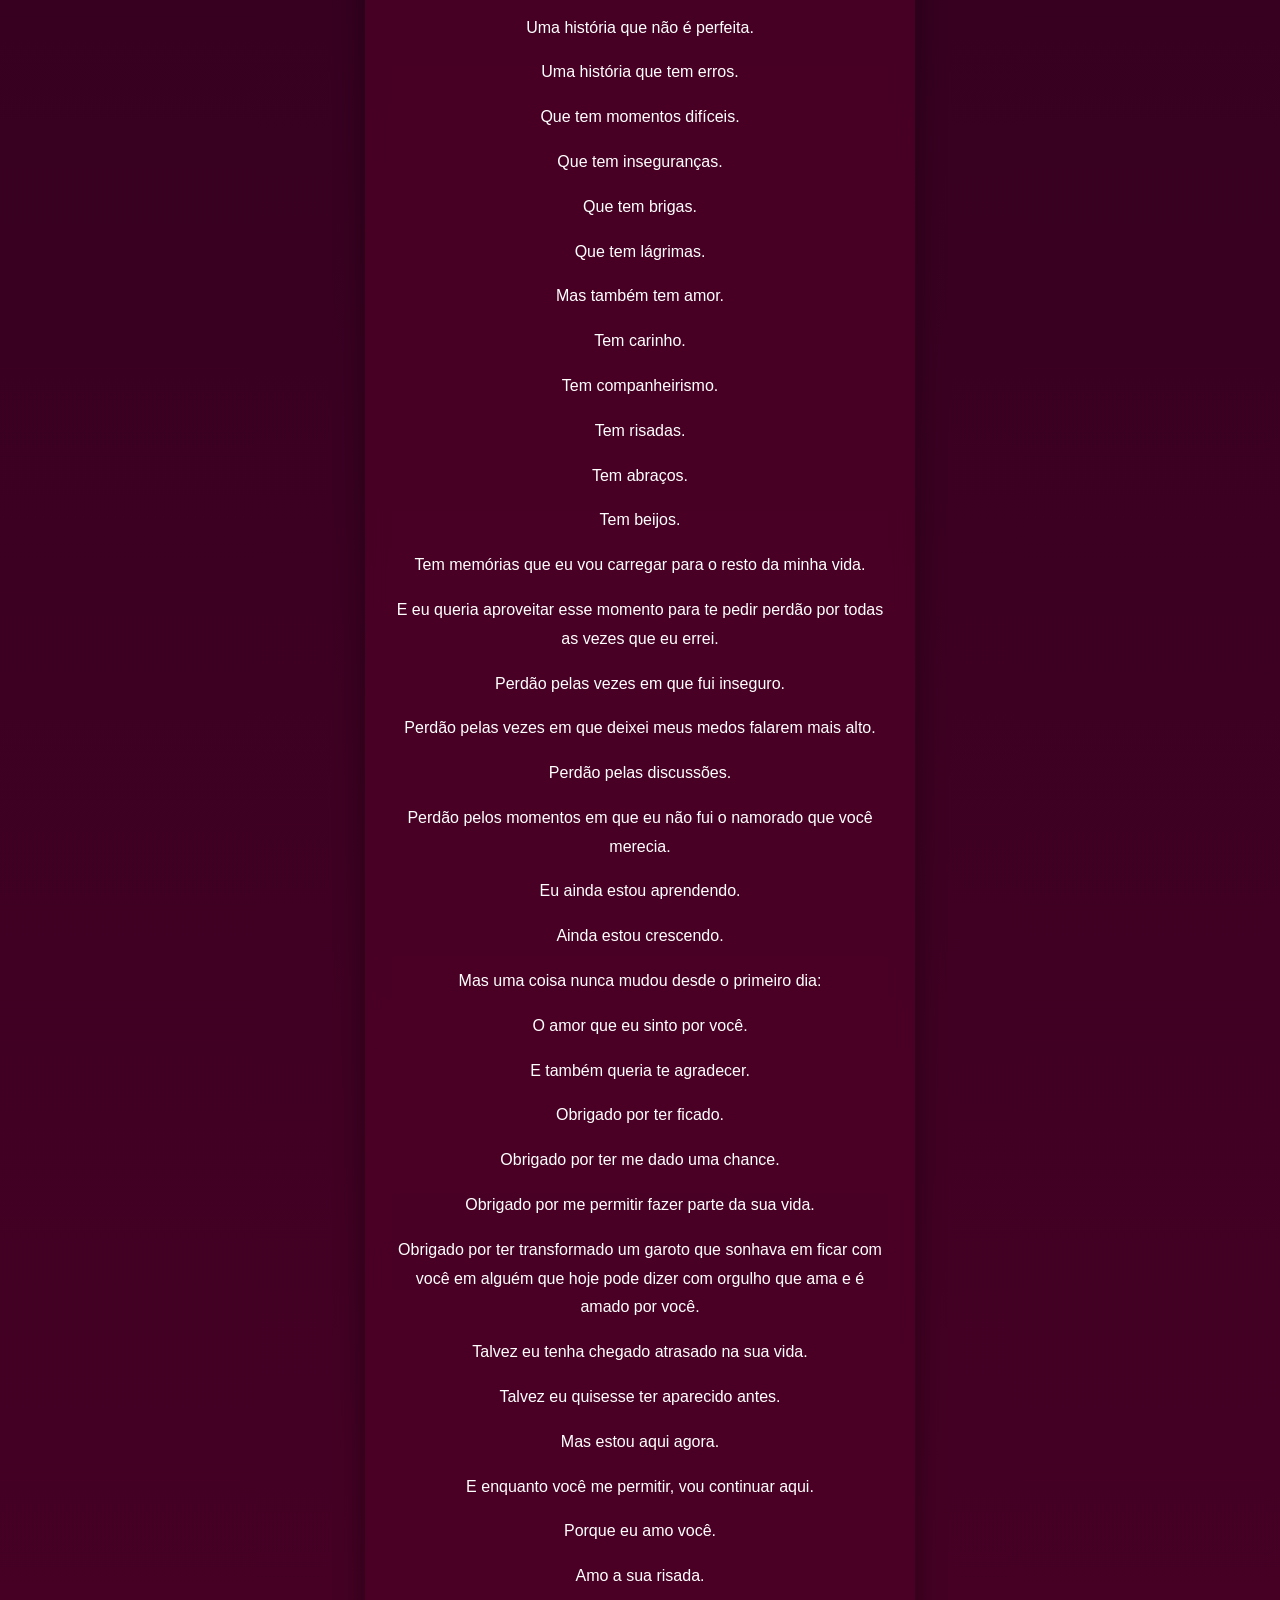
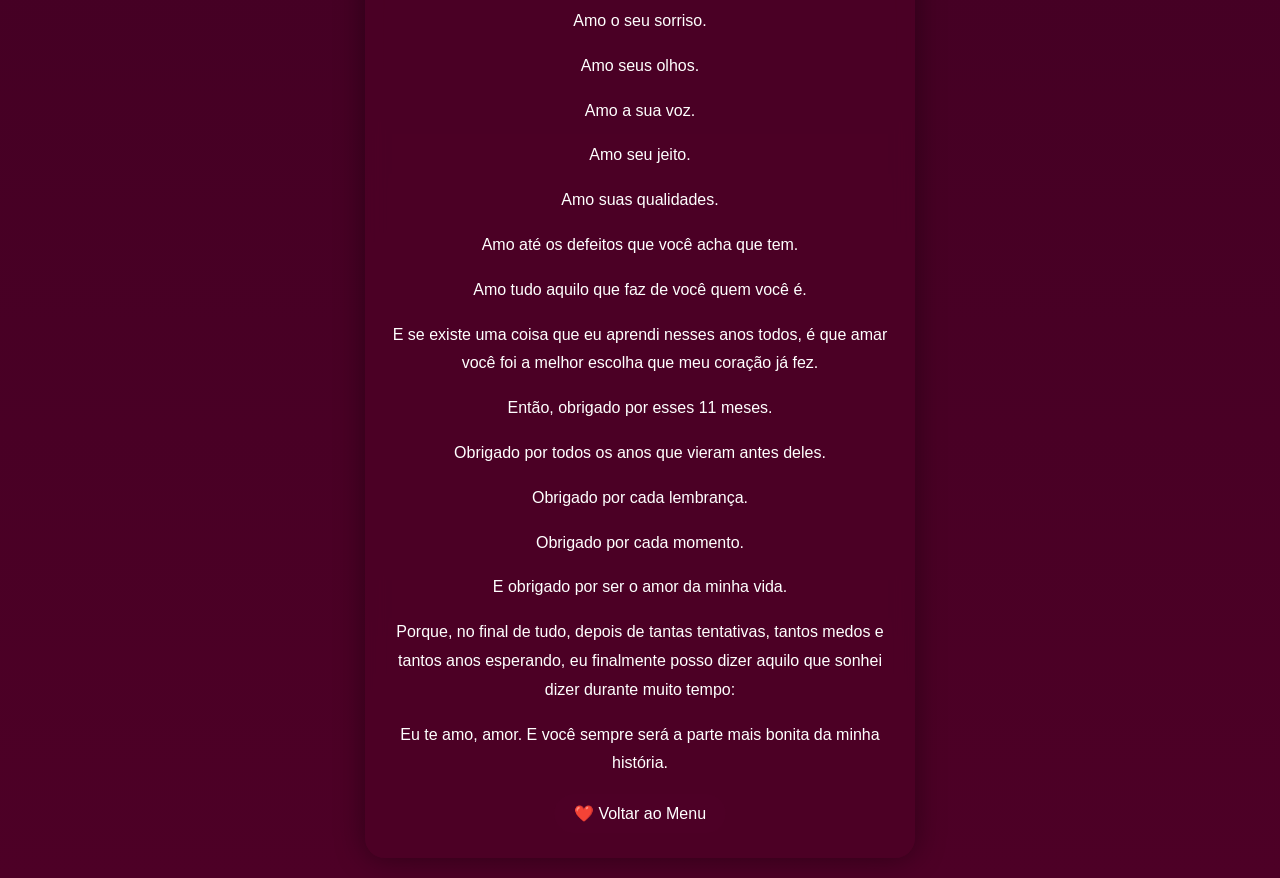
<file: nossa-historia-backup.html.html>
<!DOCTYPE html>
<html lang="pt-BR">
<head>
    <meta charset="UTF-8">
    <meta name="viewport" content="width=device-width, initial-scale=1.0">
    <title>Nossa historia</title>

    <link rel="stylesheet" href="style.css">
</head>
<body>
    <div class="carta">
        <h1>❤️</h1>

        <h2>nossa história...</h2>

        <P>Amor,Fico muito feliz que você esteja lendo esse texto, porque, sinceramente, foi um trabalhão fazer tudo isso. Cada detalhe desse projeto foi feito pensando em você, e enquanto eu montava cada parte, eu lembrava da nossa história e de tudo o que vivemos até chegar aqui.</P>
<p>Você provavelmente já leu a parte da nossa história, mas eu queria falar com você mais uma vez, agora de coração aberto.</p>
<p>Às vezes eu paro para pensar e percebo que nunca imaginei que minha vida seria assim. Nunca imaginei que um dia eu teria a oportunidade de chamar você de amor, de acordar e saber que a menina que eu admirei por tantos anos está ao meu lado. Nunca imaginei que poderia dizer "eu te amo" para você e ouvir isso de volta.</p>
<p>Hoje estamos completando 11 meses juntos, mas a verdade é que, para mim, essa história começou há muito mais tempo. Ela começou no dia em que eu te vi pela primeira vez, lá no terceiro ano. É engraçado pensar nisso, porque naquela época nós éramos apenas crianças. Eu nem sabia o que era amor, não sabia o que era se apaixonar por alguém e muito menos entendia aquele sentimento estranho que surgia quando eu te via.</p>
<p>Mas, conforme os anos foram passando, você continuava aparecendo na minha vida.</p>
<p>Nós estudamos juntos em praticamente todas as séries, e sem perceber você foi ocupando um espaço cada vez maior dentro do meu coração.</p>
<p>Quando chegou o sétimo ano, eu já não tinha dúvidas. O que eu sentia era real.</p>
<P>Só que nem tudo foi fácil.</P>
<P>Teve momentos que me machucaram.</P>
<P>Teve coisas que eu vi e que eu preferia nunca ter visto.</P>
<P>Teve oportunidades perdidas.</P>
<p>Teve confusão.</p>
<p>Teve noites em que eu fiquei acordado pensando em você.</p>
<p>Teve dias em que eu me perguntava se algum dia teria uma chance.</p>
<p>Mas mesmo quando parecia impossível, meu coração nunca desistiu.</p>
<p>Então chegou 2024.</p>
<p>E, pela primeira vez, eu tomei coragem para falar o que sentia.</p>
<p>Eu estava morrendo de medo.</p>
<p>De verdade.</p>
<p>Eu já tinha me preparado para receber um não.</p>
<p>Já estava convencido de que você não sentia a mesma coisa.</p>
<p>Mas aí você respondeu:</p>
<p>"Melhor nós nos conhecermos melhor antes."</p>
<p>E talvez para qualquer outra pessoa aquilo fosse apenas uma frase simples.</p>
<p>Mas para mim não foi.</p>
<p>Porque onde eu achava que existia 0% de chance, apareceu 1%.</p>
<p>E aquele 1% foi suficiente para eu continuar tentando.</p>
<p>Foi suficiente para eu acreditar.</p>
<p>Foi suficiente para eu não desistir.</p>
<p>Então eu comecei a conversar com você.</p>
<p>E sendo sincero? Eu não sabia conversar naquela época.</p>
<p>E às vezes acho que ainda não sei muito bem hoje em dia kkkkk.</p>
<p>Mas aquela conversa foi especial para mim.</p>
<p>Pode ter durado pouco.</p>
<p>Pode ter parecido simples.</p>
<p>Mas eu lembro dela até hoje.</p>
<p>Depois eu sumi.</p>
<p>Voltei.</p>
<p>Tentei de novo.</p>
<p>Errei.</p>
<p>Tentei mais uma vez.</p>
<p>Levei um fora.</p>
<p>E vou admitir...</p>
<p>Doeu muito.</p>
<p>Muito mesmo.</p>
<p>Mas olhando para trás, eu não mudaria nada.</p>
<p>Porque toda aquela dor valeu a pena.</p>
<p>Valeu a pena continuar acreditando.</p>
<p>Valeu a pena insistir.</p>
<p>Valeu a pena esperar.</p>
<p>Porque um dia alguma coisa mudou.</p>
<p>Eu não sei exatamente quando.</p>
<p>Não sei exatamente como.</p>
<p>Mas, de repente, eu consegui conquistar a menina que eu amava.</p>
<p>E desde então estamos escrevendo essa história juntos.</p>
<p>Uma história que não é perfeita.</p>
<p>Uma história que tem erros.</p>
<p>Que tem momentos difíceis.</p>
<p>Que tem inseguranças.</p>
<p>Que tem brigas.</p>
<p>Que tem lágrimas.</p>
<p>Mas também tem amor.</p>
<p>Tem carinho.</p>
<p>Tem companheirismo.</p>
<p>Tem risadas.</p>
<p>Tem abraços.</p>
<p>Tem beijos.</p>
<p>Tem memórias que eu vou carregar para o resto da minha vida.</p>
<p>E eu queria aproveitar esse momento para te pedir perdão por todas as vezes que eu errei.</p>
<p>Perdão pelas vezes em que fui inseguro.</p>
<p>Perdão pelas vezes em que deixei meus medos falarem mais alto.</p>
<p>Perdão pelas discussões.</p>
<p>Perdão pelos momentos em que eu não fui o namorado que você merecia.</p>
<p>Eu ainda estou aprendendo.</p>
<p>Ainda estou crescendo.</p>
<p>Mas uma coisa nunca mudou desde o primeiro dia:</p>
<p>O amor que eu sinto por você.</p>
<p>E também queria te agradecer.</p>
<p>Obrigado por ter ficado.</p>
<p>Obrigado por ter me dado uma chance.</p>
<p>Obrigado por me permitir fazer parte da sua vida.</p>
<p>Obrigado por ter transformado um garoto que sonhava em ficar com você em alguém que hoje pode dizer com orgulho que ama e é amado por você.</p>
<p>Talvez eu tenha chegado atrasado na sua vida.</p>
<p>Talvez eu quisesse ter aparecido antes.</p>
<p>Mas estou aqui agora.</p>
<p>E enquanto você me permitir, vou continuar aqui.</p>
<p>Porque eu amo você.</p>
<p>Amo a sua risada.</p>
<p>Amo o seu sorriso.</p>
<p>Amo seus olhos.</p>
<p>Amo a sua voz.</p>
<p>Amo seu jeito.</p>
<p>Amo suas qualidades.</p>
<p>Amo até os defeitos que você acha que tem.</p>
<p>Amo tudo aquilo que faz de você quem você é.</p>
<p>E se existe uma coisa que eu aprendi nesses anos todos, é que amar você foi a melhor escolha que meu coração já fez.</p>
<p>Então, obrigado por esses 11 meses.</p>
<p>Obrigado por todos os anos que vieram antes deles.</p>
<p>Obrigado por cada lembrança.</p>
<p>Obrigado por cada momento.</p>
<p>E obrigado por ser o amor da minha vida.</p>
<p>Porque, no final de tudo, depois de tantas tentativas, tantos medos e tantos anos esperando, eu finalmente posso dizer aquilo que sonhei dizer durante muito tempo:</p>
<p>Eu te amo, amor. E você sempre será a parte mais bonita da minha história.</p>

<a href="menu.html">

<button>❤️ Voltar ao Menu</button>
</a>
    </div>
</body>
</html>
</file>
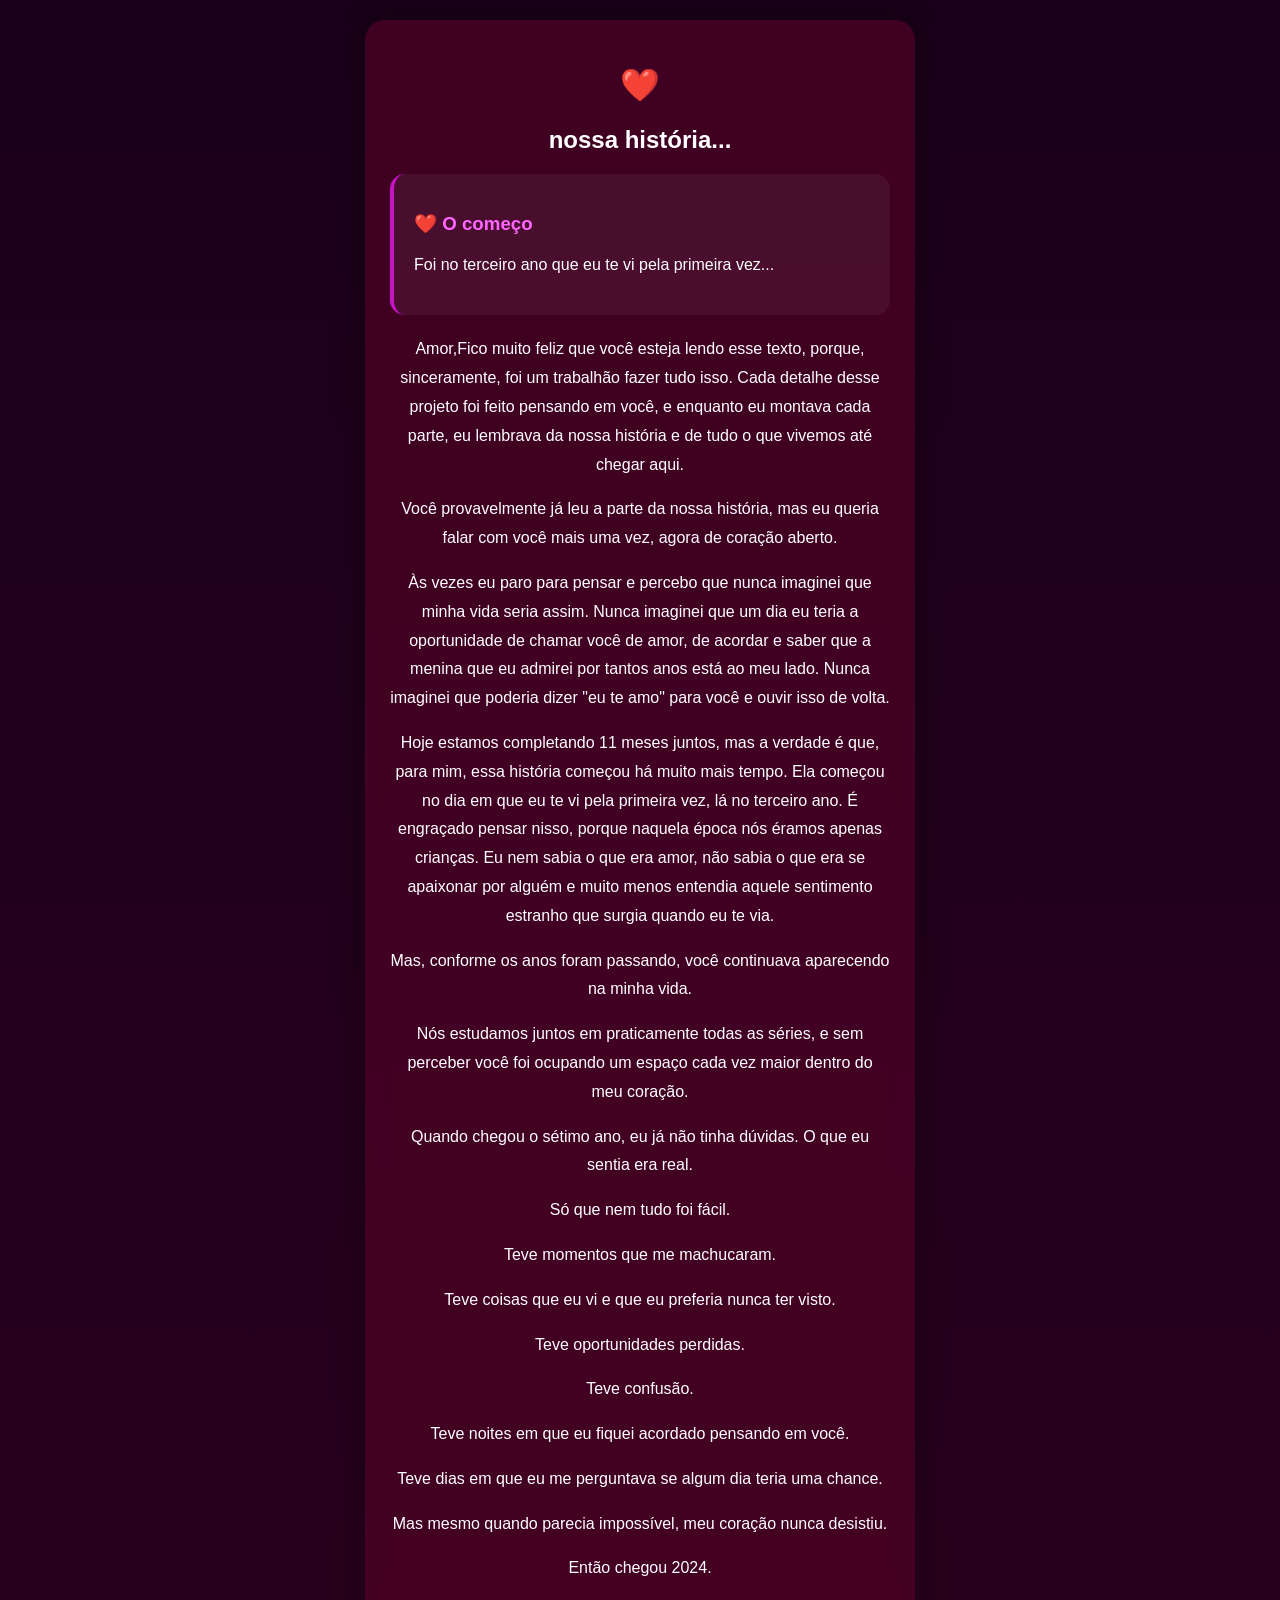
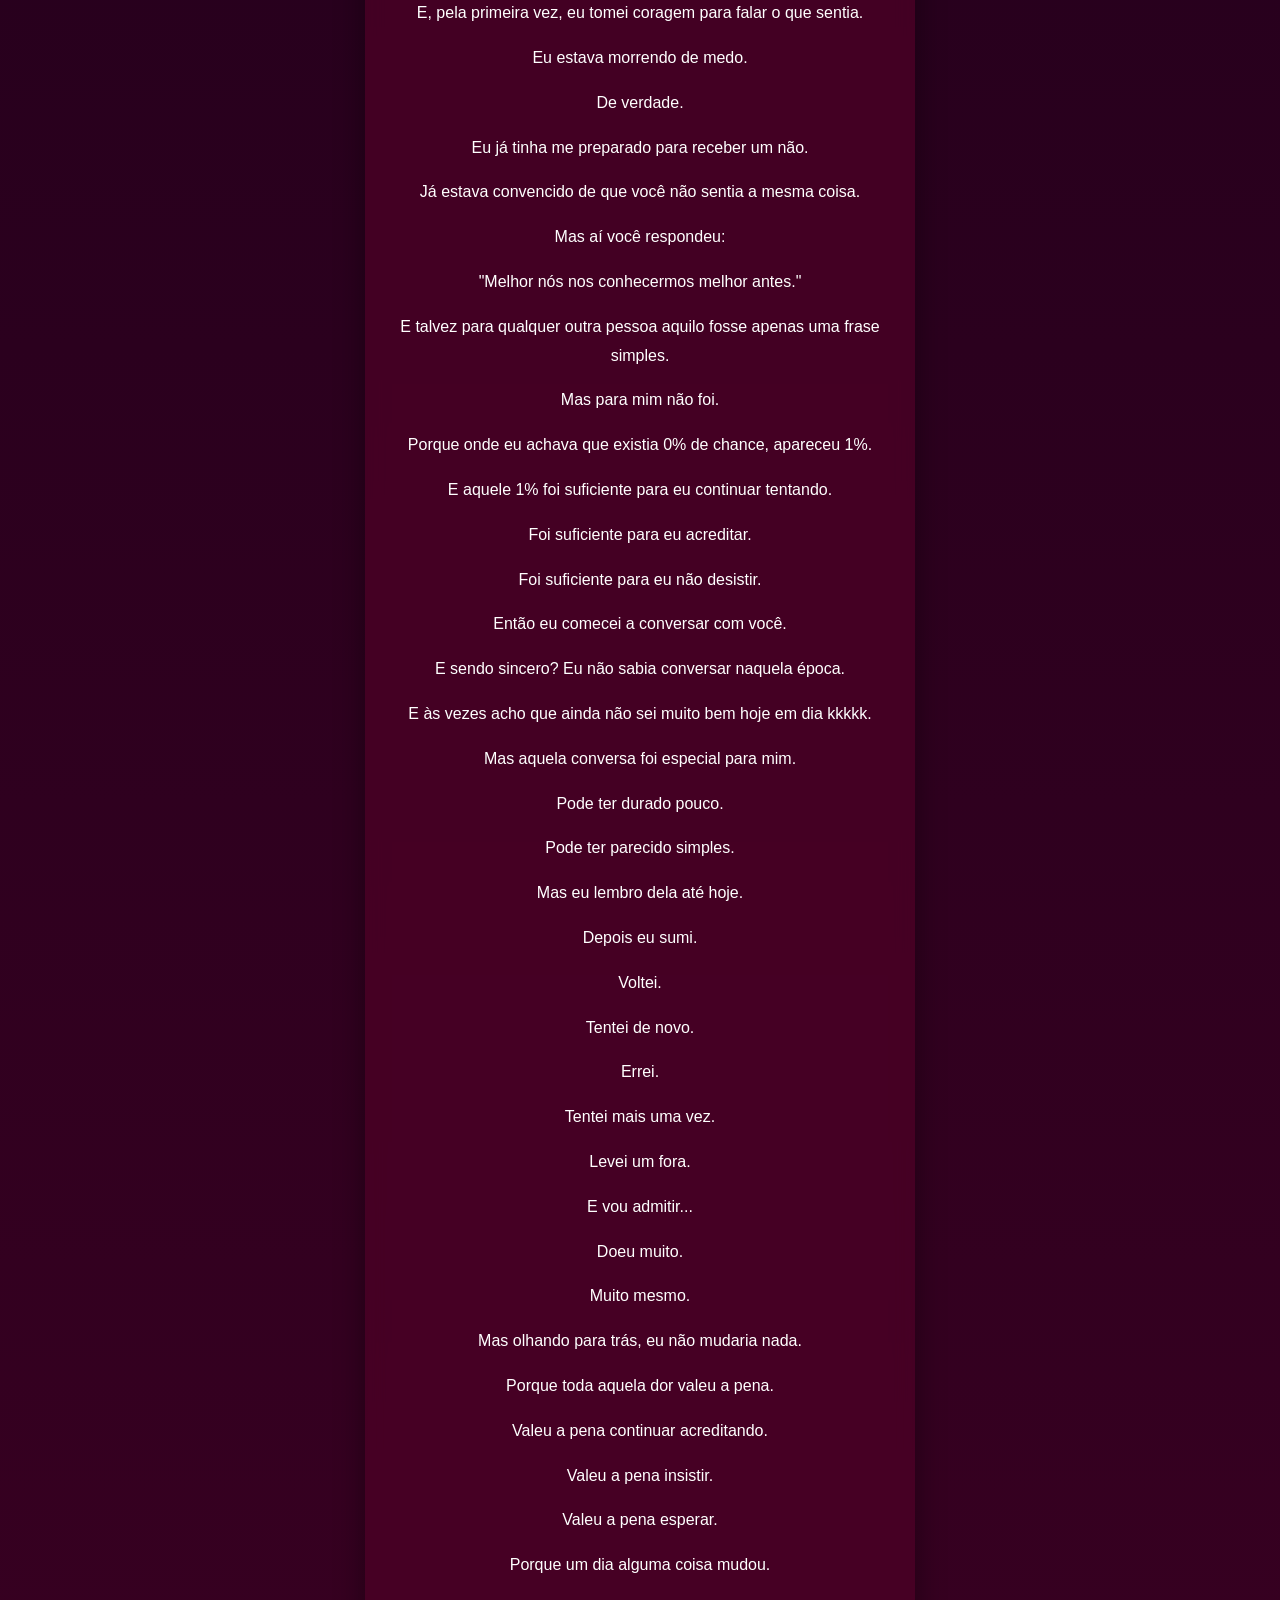
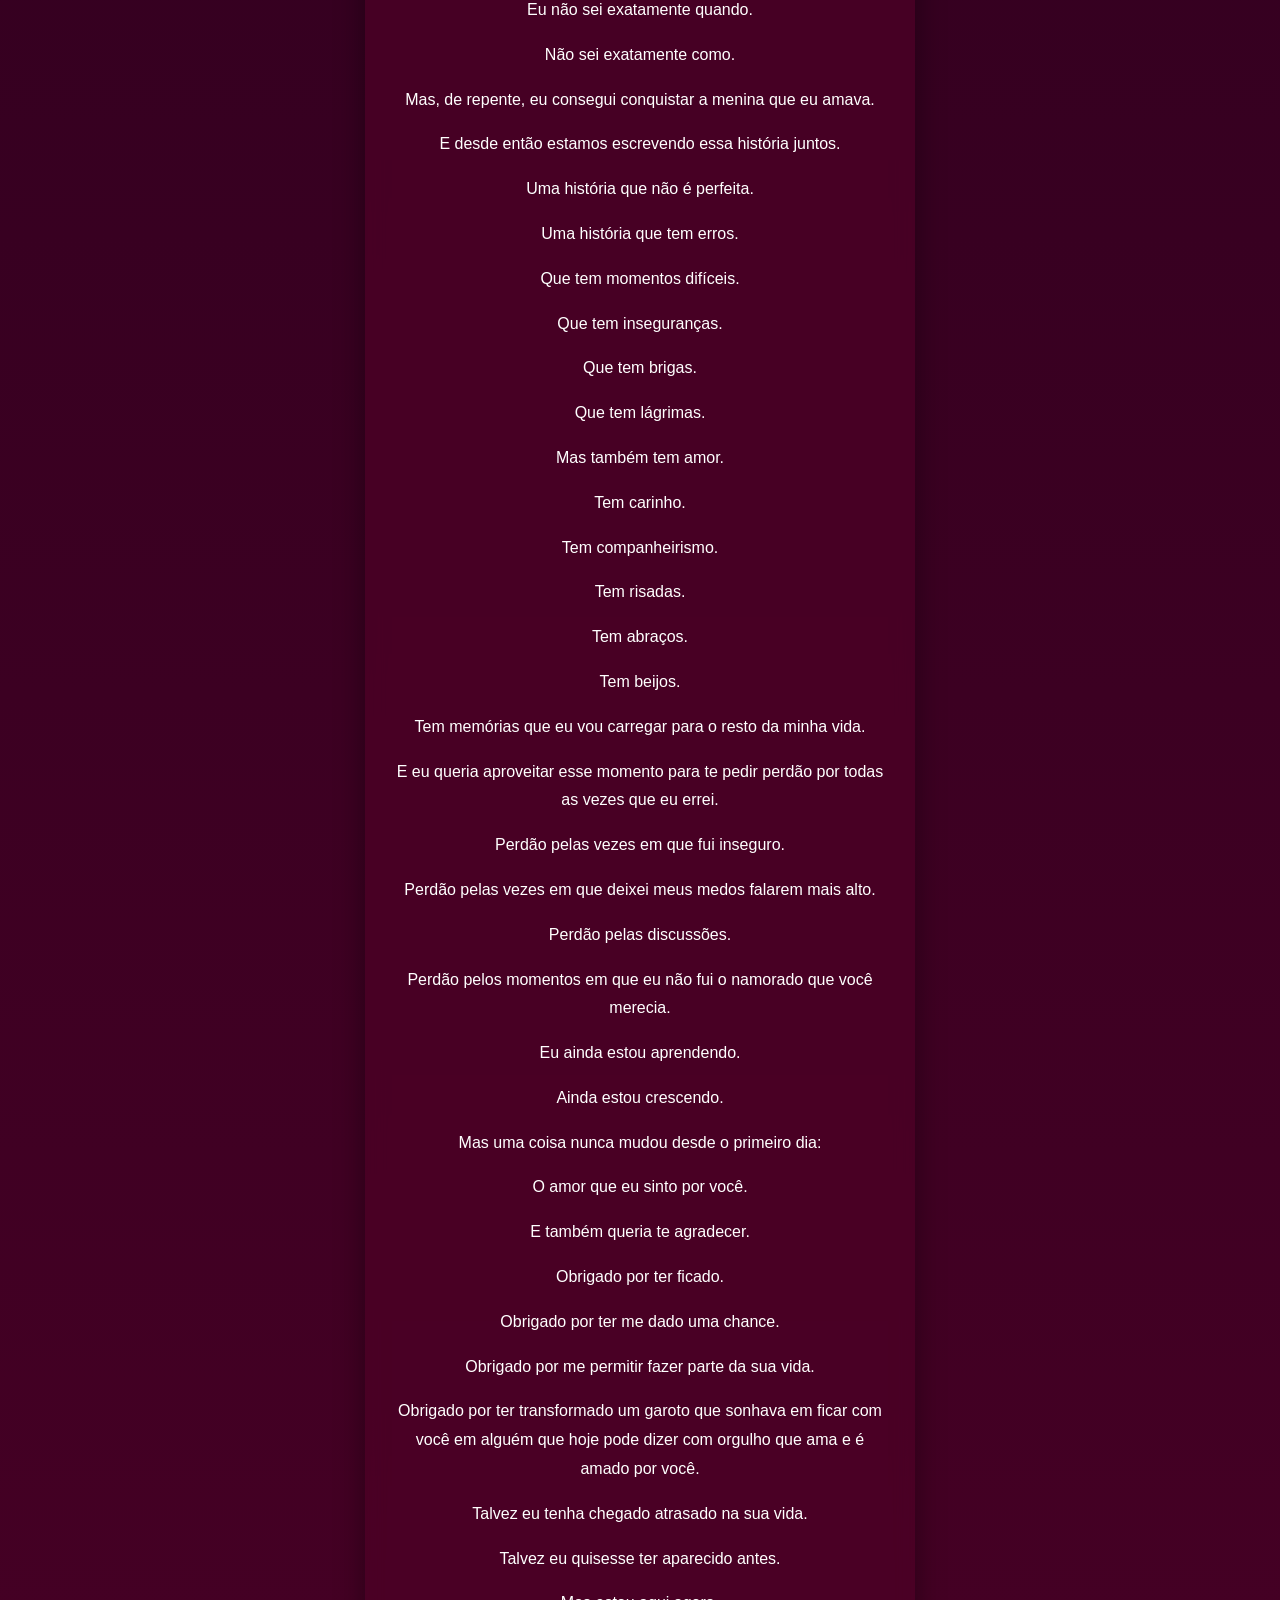
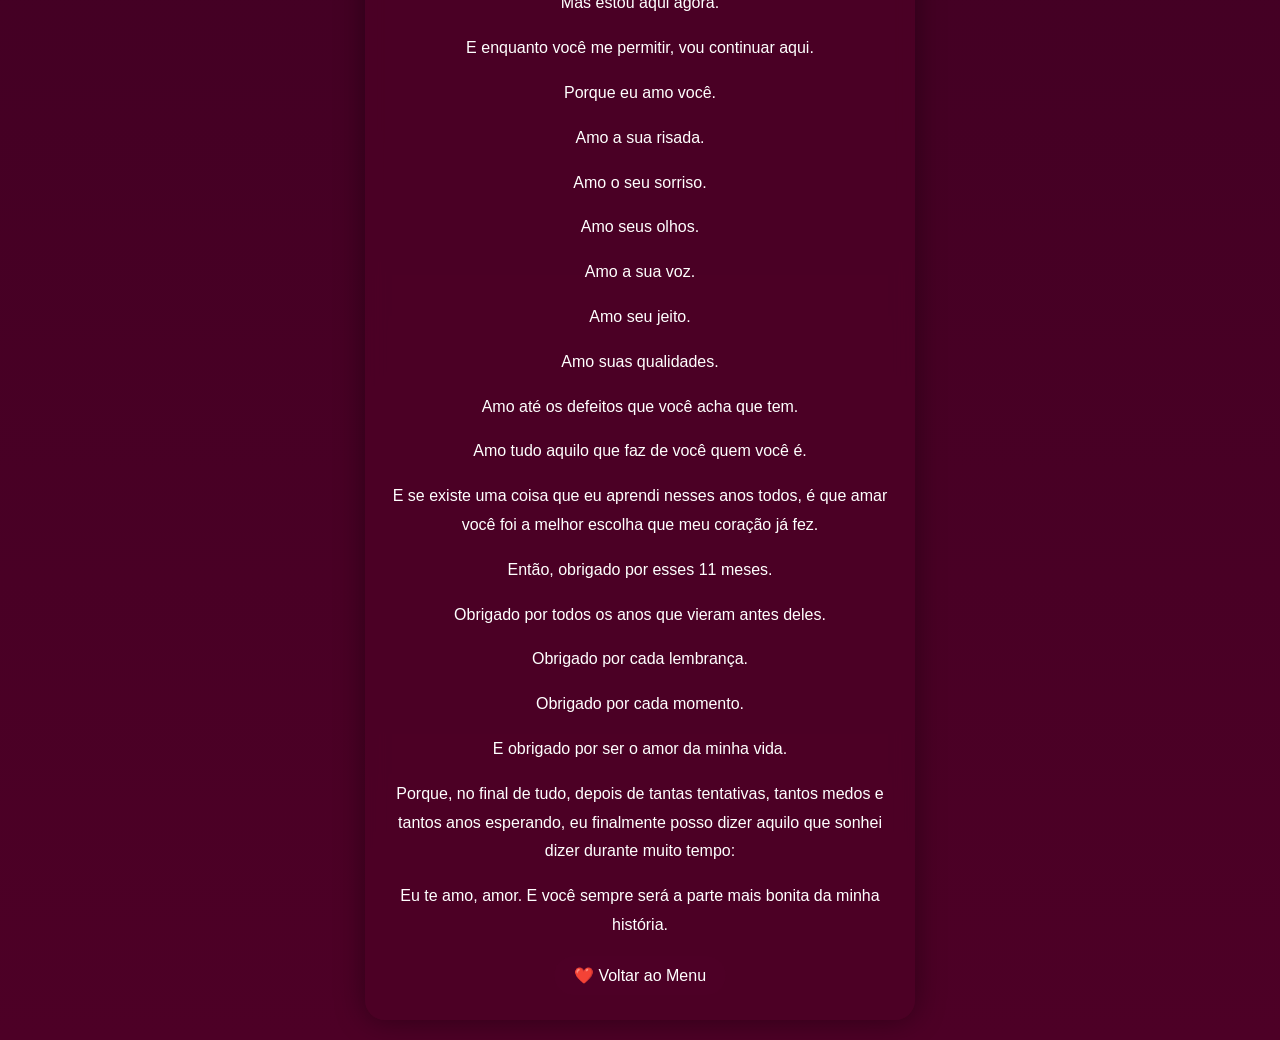
<file: nossa-historia.html>
<!DOCTYPE html>
<html lang="pt-BR">
<head>
    <meta charset="UTF-8">
    <meta name="viewport" content="width=device-width, initial-scale=1.0">
    <title>Nossa historia</title>

    <link rel="stylesheet" href="style.css">
</head>
<body>
    <div class="carta">
        <h1>❤️</h1>

        <h2>nossa história...</h2>
        <div class="momento">
    <h3>❤️ O começo</h3>
    <p>
        Foi no terceiro ano que eu te vi pela primeira vez...
    </p>
</div>

        <P>Amor,Fico muito feliz que você esteja lendo esse texto, porque, sinceramente, foi um trabalhão fazer tudo isso. Cada detalhe desse projeto foi feito pensando em você, e enquanto eu montava cada parte, eu lembrava da nossa história e de tudo o que vivemos até chegar aqui.</P>
<p>Você provavelmente já leu a parte da nossa história, mas eu queria falar com você mais uma vez, agora de coração aberto.</p>
<p>Às vezes eu paro para pensar e percebo que nunca imaginei que minha vida seria assim. Nunca imaginei que um dia eu teria a oportunidade de chamar você de amor, de acordar e saber que a menina que eu admirei por tantos anos está ao meu lado. Nunca imaginei que poderia dizer "eu te amo" para você e ouvir isso de volta.</p>
<p>Hoje estamos completando 11 meses juntos, mas a verdade é que, para mim, essa história começou há muito mais tempo. Ela começou no dia em que eu te vi pela primeira vez, lá no terceiro ano. É engraçado pensar nisso, porque naquela época nós éramos apenas crianças. Eu nem sabia o que era amor, não sabia o que era se apaixonar por alguém e muito menos entendia aquele sentimento estranho que surgia quando eu te via.</p>
<p>Mas, conforme os anos foram passando, você continuava aparecendo na minha vida.</p>
<p>Nós estudamos juntos em praticamente todas as séries, e sem perceber você foi ocupando um espaço cada vez maior dentro do meu coração.</p>
<p>Quando chegou o sétimo ano, eu já não tinha dúvidas. O que eu sentia era real.</p>
<P>Só que nem tudo foi fácil.</P>
<P>Teve momentos que me machucaram.</P>
<P>Teve coisas que eu vi e que eu preferia nunca ter visto.</P>
<P>Teve oportunidades perdidas.</P>
<p>Teve confusão.</p>
<p>Teve noites em que eu fiquei acordado pensando em você.</p>
<p>Teve dias em que eu me perguntava se algum dia teria uma chance.</p>
<p>Mas mesmo quando parecia impossível, meu coração nunca desistiu.</p>
<p>Então chegou 2024.</p>
<p>E, pela primeira vez, eu tomei coragem para falar o que sentia.</p>
<p>Eu estava morrendo de medo.</p>
<p>De verdade.</p>
<p>Eu já tinha me preparado para receber um não.</p>
<p>Já estava convencido de que você não sentia a mesma coisa.</p>
<p>Mas aí você respondeu:</p>
<p>"Melhor nós nos conhecermos melhor antes."</p>
<p>E talvez para qualquer outra pessoa aquilo fosse apenas uma frase simples.</p>
<p>Mas para mim não foi.</p>
<p>Porque onde eu achava que existia 0% de chance, apareceu 1%.</p>
<p>E aquele 1% foi suficiente para eu continuar tentando.</p>
<p>Foi suficiente para eu acreditar.</p>
<p>Foi suficiente para eu não desistir.</p>
<p>Então eu comecei a conversar com você.</p>
<p>E sendo sincero? Eu não sabia conversar naquela época.</p>
<p>E às vezes acho que ainda não sei muito bem hoje em dia kkkkk.</p>
<p>Mas aquela conversa foi especial para mim.</p>
<p>Pode ter durado pouco.</p>
<p>Pode ter parecido simples.</p>
<p>Mas eu lembro dela até hoje.</p>
<p>Depois eu sumi.</p>
<p>Voltei.</p>
<p>Tentei de novo.</p>
<p>Errei.</p>
<p>Tentei mais uma vez.</p>
<p>Levei um fora.</p>
<p>E vou admitir...</p>
<p>Doeu muito.</p>
<p>Muito mesmo.</p>
<p>Mas olhando para trás, eu não mudaria nada.</p>
<p>Porque toda aquela dor valeu a pena.</p>
<p>Valeu a pena continuar acreditando.</p>
<p>Valeu a pena insistir.</p>
<p>Valeu a pena esperar.</p>
<p>Porque um dia alguma coisa mudou.</p>
<p>Eu não sei exatamente quando.</p>
<p>Não sei exatamente como.</p>
<p>Mas, de repente, eu consegui conquistar a menina que eu amava.</p>
<p>E desde então estamos escrevendo essa história juntos.</p>
<p>Uma história que não é perfeita.</p>
<p>Uma história que tem erros.</p>
<p>Que tem momentos difíceis.</p>
<p>Que tem inseguranças.</p>
<p>Que tem brigas.</p>
<p>Que tem lágrimas.</p>
<p>Mas também tem amor.</p>
<p>Tem carinho.</p>
<p>Tem companheirismo.</p>
<p>Tem risadas.</p>
<p>Tem abraços.</p>
<p>Tem beijos.</p>
<p>Tem memórias que eu vou carregar para o resto da minha vida.</p>
<p>E eu queria aproveitar esse momento para te pedir perdão por todas as vezes que eu errei.</p>
<p>Perdão pelas vezes em que fui inseguro.</p>
<p>Perdão pelas vezes em que deixei meus medos falarem mais alto.</p>
<p>Perdão pelas discussões.</p>
<p>Perdão pelos momentos em que eu não fui o namorado que você merecia.</p>
<p>Eu ainda estou aprendendo.</p>
<p>Ainda estou crescendo.</p>
<p>Mas uma coisa nunca mudou desde o primeiro dia:</p>
<p>O amor que eu sinto por você.</p>
<p>E também queria te agradecer.</p>
<p>Obrigado por ter ficado.</p>
<p>Obrigado por ter me dado uma chance.</p>
<p>Obrigado por me permitir fazer parte da sua vida.</p>
<p>Obrigado por ter transformado um garoto que sonhava em ficar com você em alguém que hoje pode dizer com orgulho que ama e é amado por você.</p>
<p>Talvez eu tenha chegado atrasado na sua vida.</p>
<p>Talvez eu quisesse ter aparecido antes.</p>
<p>Mas estou aqui agora.</p>
<p>E enquanto você me permitir, vou continuar aqui.</p>
<p>Porque eu amo você.</p>
<p>Amo a sua risada.</p>
<p>Amo o seu sorriso.</p>
<p>Amo seus olhos.</p>
<p>Amo a sua voz.</p>
<p>Amo seu jeito.</p>
<p>Amo suas qualidades.</p>
<p>Amo até os defeitos que você acha que tem.</p>
<p>Amo tudo aquilo que faz de você quem você é.</p>
<p>E se existe uma coisa que eu aprendi nesses anos todos, é que amar você foi a melhor escolha que meu coração já fez.</p>
<p>Então, obrigado por esses 11 meses.</p>
<p>Obrigado por todos os anos que vieram antes deles.</p>
<p>Obrigado por cada lembrança.</p>
<p>Obrigado por cada momento.</p>
<p>E obrigado por ser o amor da minha vida.</p>
<p>Porque, no final de tudo, depois de tantas tentativas, tantos medos e tantos anos esperando, eu finalmente posso dizer aquilo que sonhei dizer durante muito tempo:</p>
<p>Eu te amo, amor. E você sempre será a parte mais bonita da minha história.</p>

<a href="menu.html">

<button>❤️ Voltar ao Menu</button>
</a>
    </div>
</body>
</html>
</file>
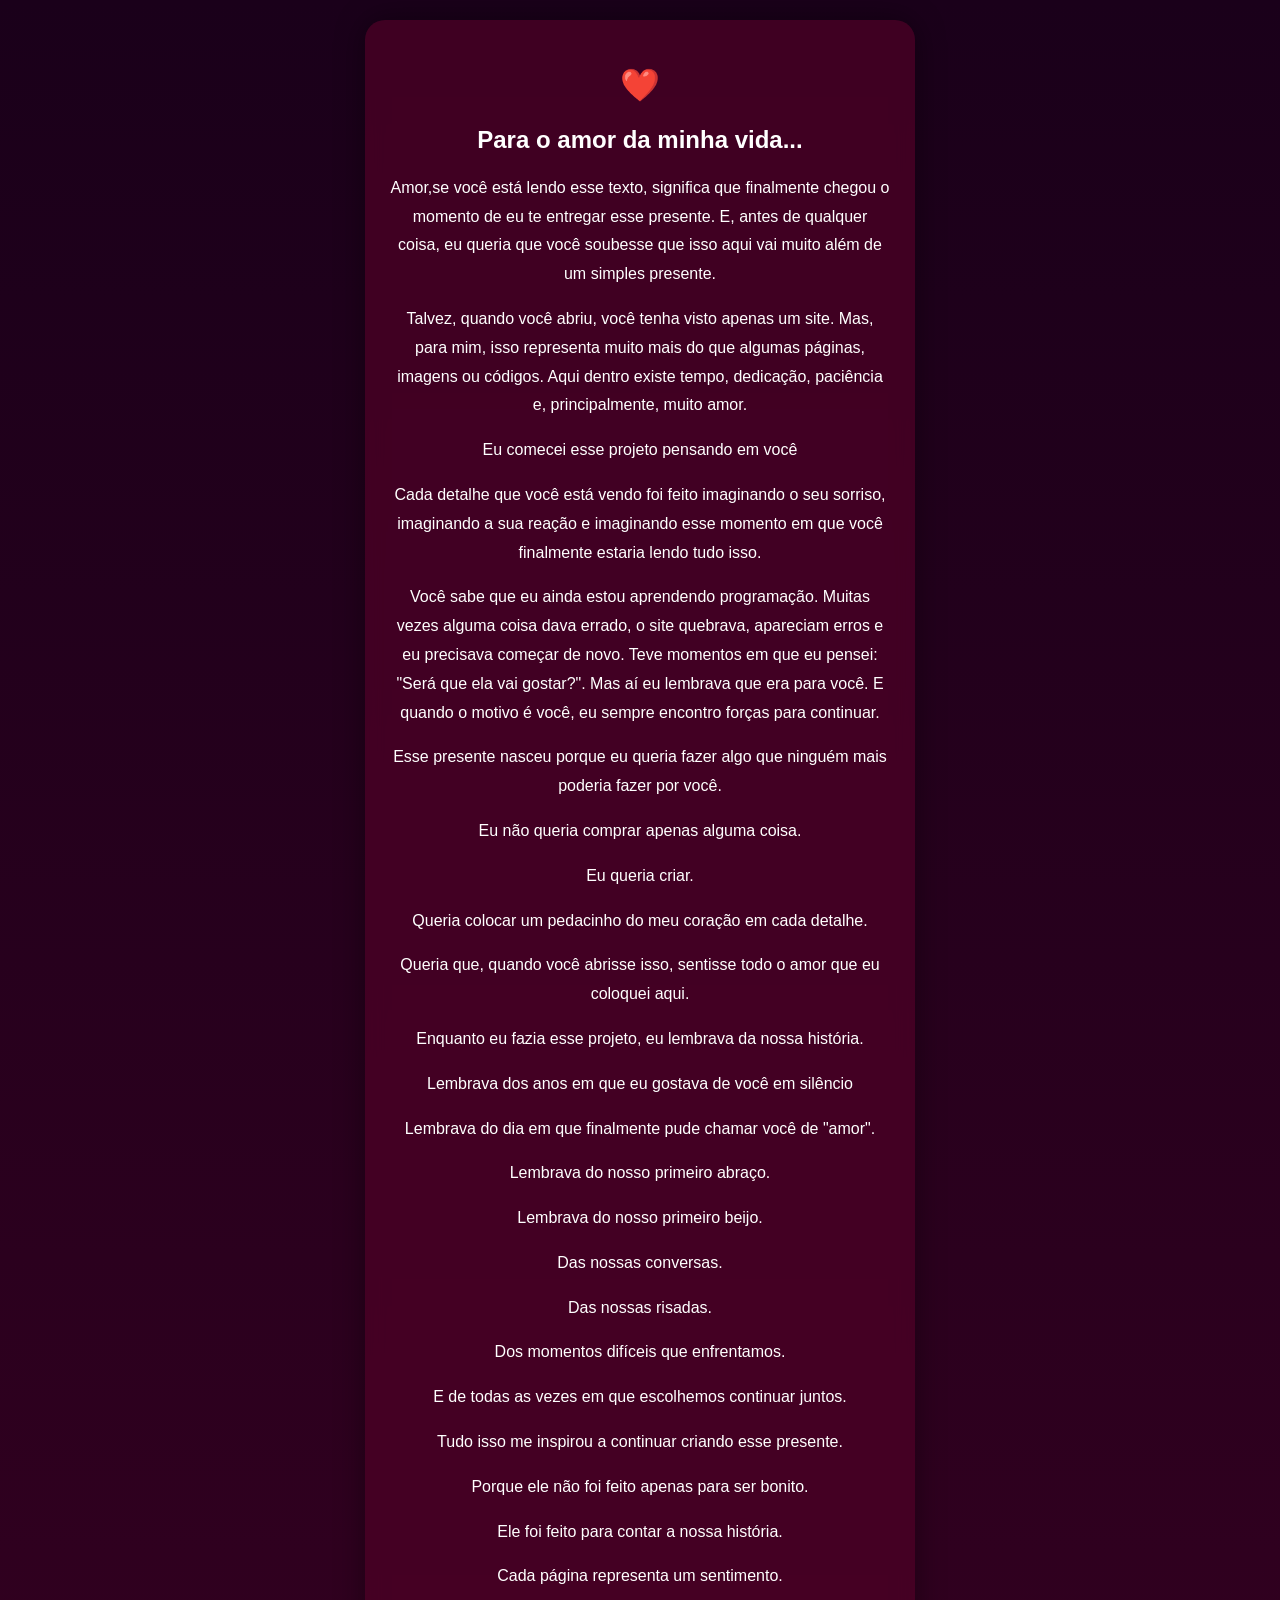
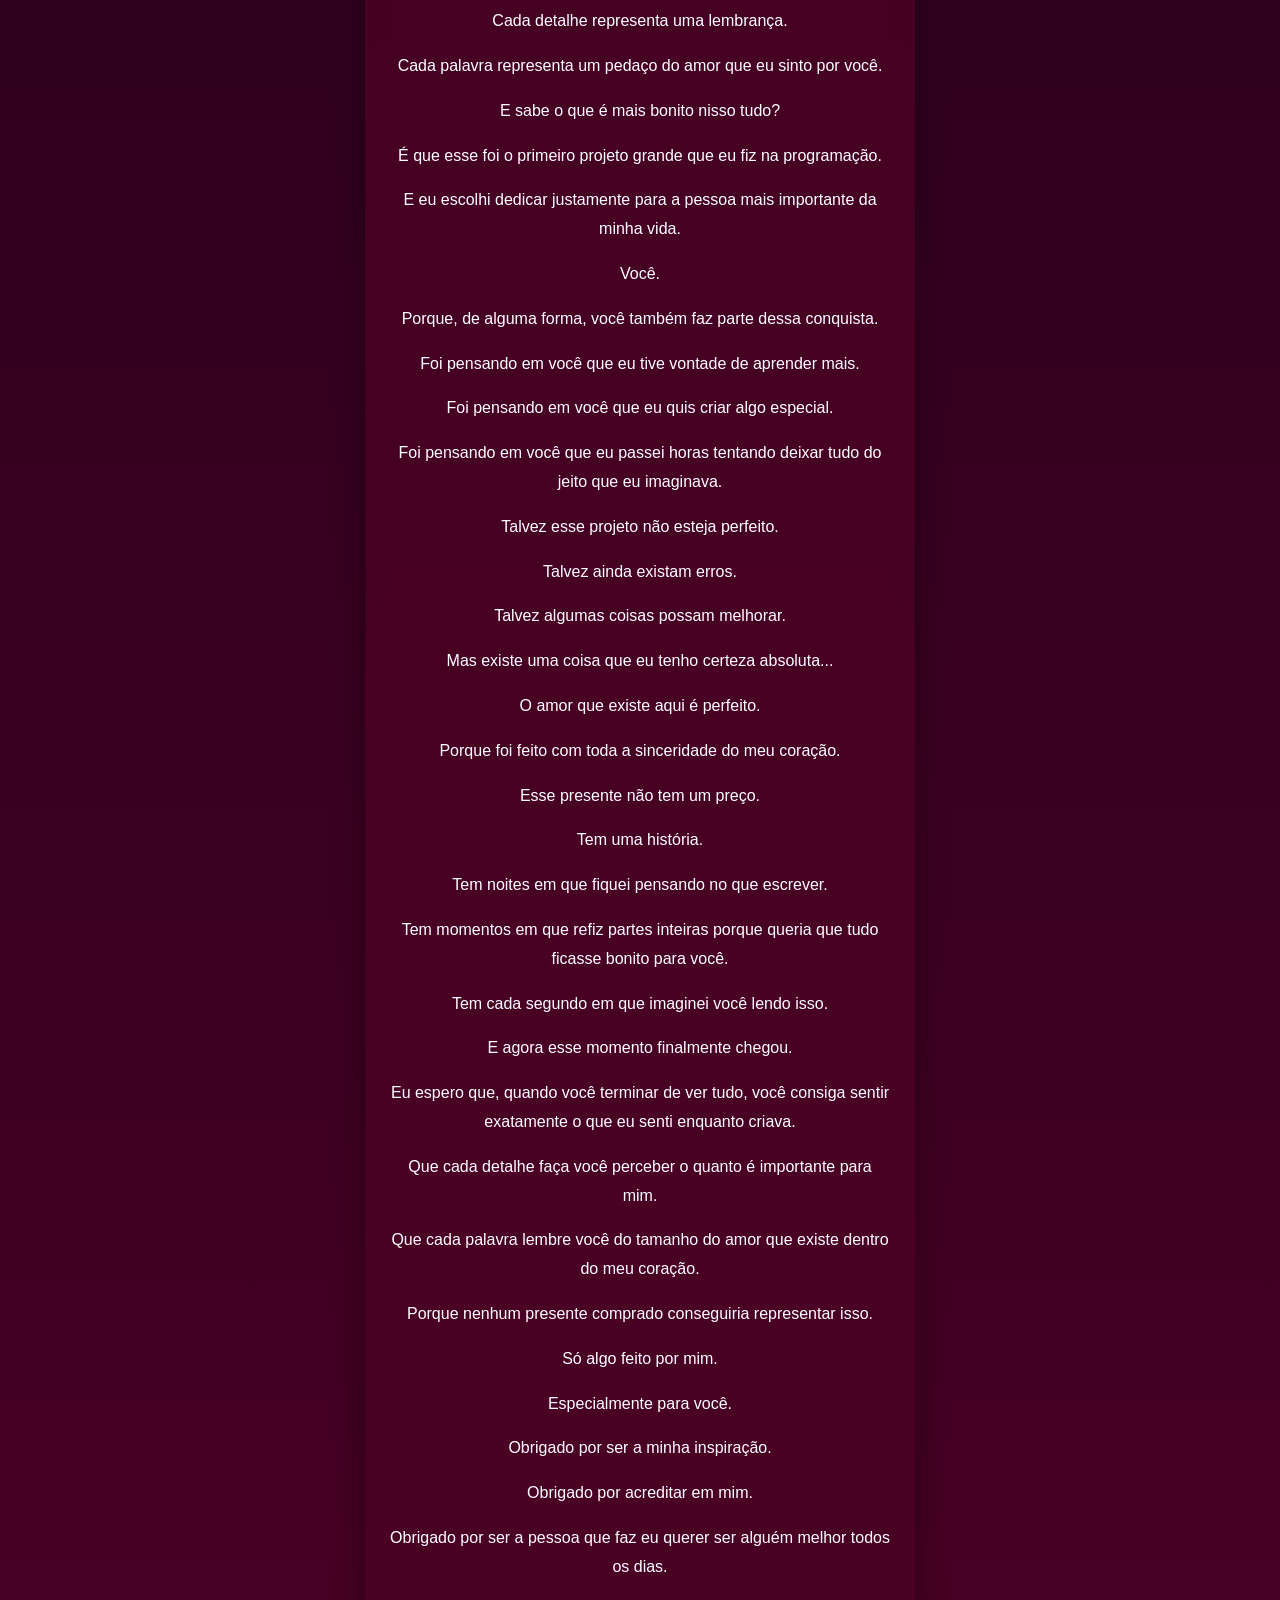
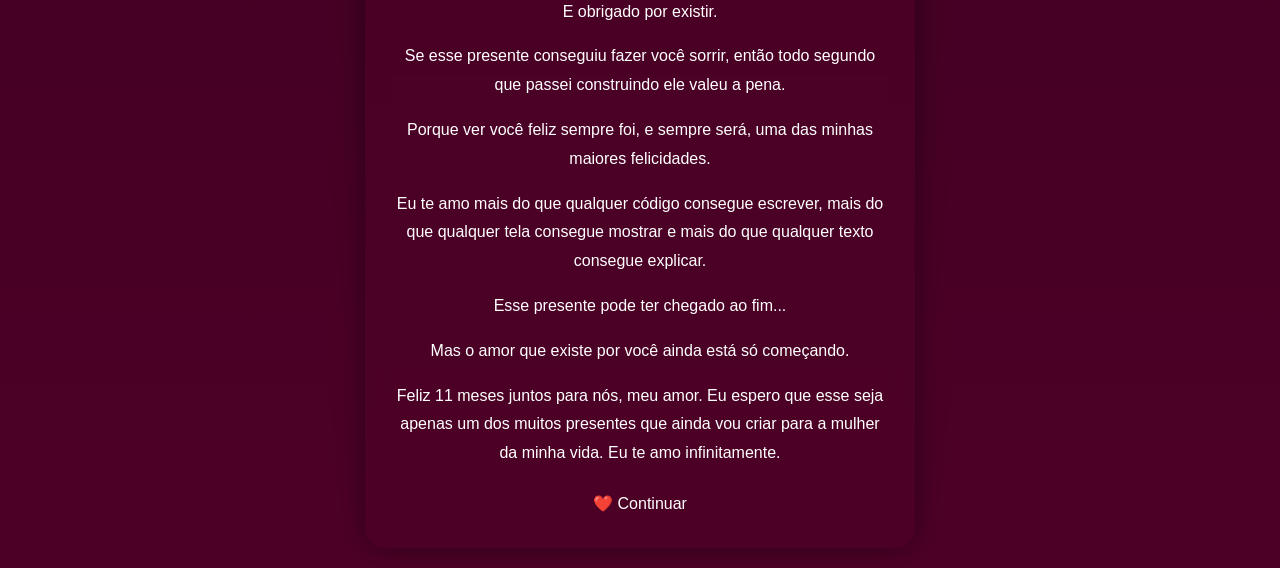
<file: primeira-carta.html>
<!DOCTYPE html>
<html lang="pt-BR">
<head>
    <meta charset="UTF-8">
    <meta name="viewport" content="width=device-width, initial-scale=1.0">
    <title>Para o amor da minha vida❤️</title>

    <link rel="stylesheet" href="style.css">
</head>
<body>
    <div class="carta">

    <h1>❤️</h1>

    <h2>Para o amor da minha vida...</h2>

    <p>Amor,se você está lendo esse texto, significa que finalmente chegou o momento de eu te entregar esse presente. E, antes de qualquer coisa, eu queria que você soubesse que isso aqui vai muito além de um simples presente.</p>
    <P>Talvez, quando você abriu, você tenha visto apenas um site. Mas, para mim, isso representa muito mais do que algumas páginas, imagens ou códigos. Aqui dentro existe tempo, dedicação, paciência e, principalmente, muito amor.</P>
    <P>Eu comecei esse projeto pensando em você</P>
    <P>Cada detalhe que você está vendo foi feito imaginando o seu sorriso, imaginando a sua reação e imaginando esse momento em que você finalmente estaria lendo tudo isso.</P>
    <P>Você sabe que eu ainda estou aprendendo programação. Muitas vezes alguma coisa dava errado, o site quebrava, apareciam erros e eu precisava começar de novo. Teve momentos em que eu pensei: "Será que ela vai gostar?". Mas aí eu lembrava que era para você. E quando o motivo é você, eu sempre encontro forças para continuar.</P>
    <P>Esse presente nasceu porque eu queria fazer algo que ninguém mais poderia fazer por você.</P>
    <P>Eu não queria comprar apenas alguma coisa.</P>
    <P>Eu queria criar.</P>
    <P>Queria colocar um pedacinho do meu coração em cada detalhe.</P>
    <p>Queria que, quando você abrisse isso, sentisse todo o amor que eu coloquei aqui.</p>
    <P>Enquanto eu fazia esse projeto, eu lembrava da nossa história.</P>
    <P>Lembrava dos anos em que eu gostava de você em silêncio</P>
    <P>Lembrava do dia em que finalmente pude chamar você de "amor".</P>
    <P>Lembrava do nosso primeiro abraço.</P>
    <P>Lembrava do nosso primeiro beijo.</P>
    <p>Das nossas conversas.</p>
    <P>Das nossas risadas.</P>
    <P>Dos momentos difíceis que enfrentamos.</P>
    <P>E de todas as vezes em que escolhemos continuar juntos.</P>
    <P>Tudo isso me inspirou a continuar criando esse presente.</P>
    <P>Porque ele não foi feito apenas para ser bonito.</P>
    <P>Ele foi feito para contar a nossa história.</P>
    <P>Cada página representa um sentimento.</P>
    <P>Cada detalhe representa uma lembrança.</P>
    <P>Cada palavra representa um pedaço do amor que eu sinto por você.</P>
    <P>E sabe o que é mais bonito nisso tudo?</P>
    <P>É que esse foi o primeiro projeto grande que eu fiz na programação.</P>
    <P>E eu escolhi dedicar justamente para a pessoa mais importante da minha vida.</P>
    <P>Você.</P>
    <P>Porque, de alguma forma, você também faz parte dessa conquista.</P>
    <P>Foi pensando em você que eu tive vontade de aprender mais.</P>
    <P>Foi pensando em você que eu quis criar algo especial.</P>
    <p>Foi pensando em você que eu passei horas tentando deixar tudo do jeito que eu imaginava.</p>
    <p>Talvez esse projeto não esteja perfeito.</p>
    <p>Talvez ainda existam erros.</p>
    <p>Talvez algumas coisas possam melhorar.</p>
    <p>Mas existe uma coisa que eu tenho certeza absoluta...</p>
    <p>O amor que existe aqui é perfeito.</p>
    <p>Porque foi feito com toda a sinceridade do meu coração.</p>
    <p>Esse presente não tem um preço.</p>
    <p>Tem uma história.</p>
    <p>Tem noites em que fiquei pensando no que escrever.</p>
    <P>Tem momentos em que refiz partes inteiras porque queria que tudo ficasse bonito para você.</P>
    <P>Tem cada segundo em que imaginei você lendo isso.</P>
    <P>E agora esse momento finalmente chegou.</P>
    <P>Eu espero que, quando você terminar de ver tudo, você consiga sentir exatamente o que eu senti enquanto criava.</P>
    <P>Que cada detalhe faça você perceber o quanto é importante para mim.</P>
    <p>Que cada palavra lembre você do tamanho do amor que existe dentro do meu coração.</p>
    <P>Porque nenhum presente comprado conseguiria representar isso.</P>
    <P>Só algo feito por mim.</P>
    <P>Especialmente para você.</P>
    <P>Obrigado por ser a minha inspiração.</P>
    <p>Obrigado por acreditar em mim.</p>
    <p>Obrigado por ser a pessoa que faz eu querer ser alguém melhor todos os dias.</p>
    <P>E obrigado por existir.</P>
    <p>Se esse presente conseguiu fazer você sorrir, então todo segundo que passei construindo ele valeu a pena.</p>
    <P>Porque ver você feliz sempre foi, e sempre será, uma das minhas maiores felicidades.</P>
    <P>Eu te amo mais do que qualquer código consegue escrever, mais do que qualquer tela consegue mostrar e mais do que qualquer texto consegue explicar.</P>
    <P>Esse presente pode ter chegado ao fim...</P>
    <p>Mas o amor que existe por você ainda está só começando.</p>
    <p>Feliz 11 meses juntos para nós, meu amor. Eu espero que esse seja apenas um dos muitos presentes que ainda vou criar para a mulher da minha vida. Eu te amo infinitamente.</p>
    
    <a href="menu.html">
        <button>❤️ Continuar</button>
    </a>
    
</div>
</body>
</html>
</file>
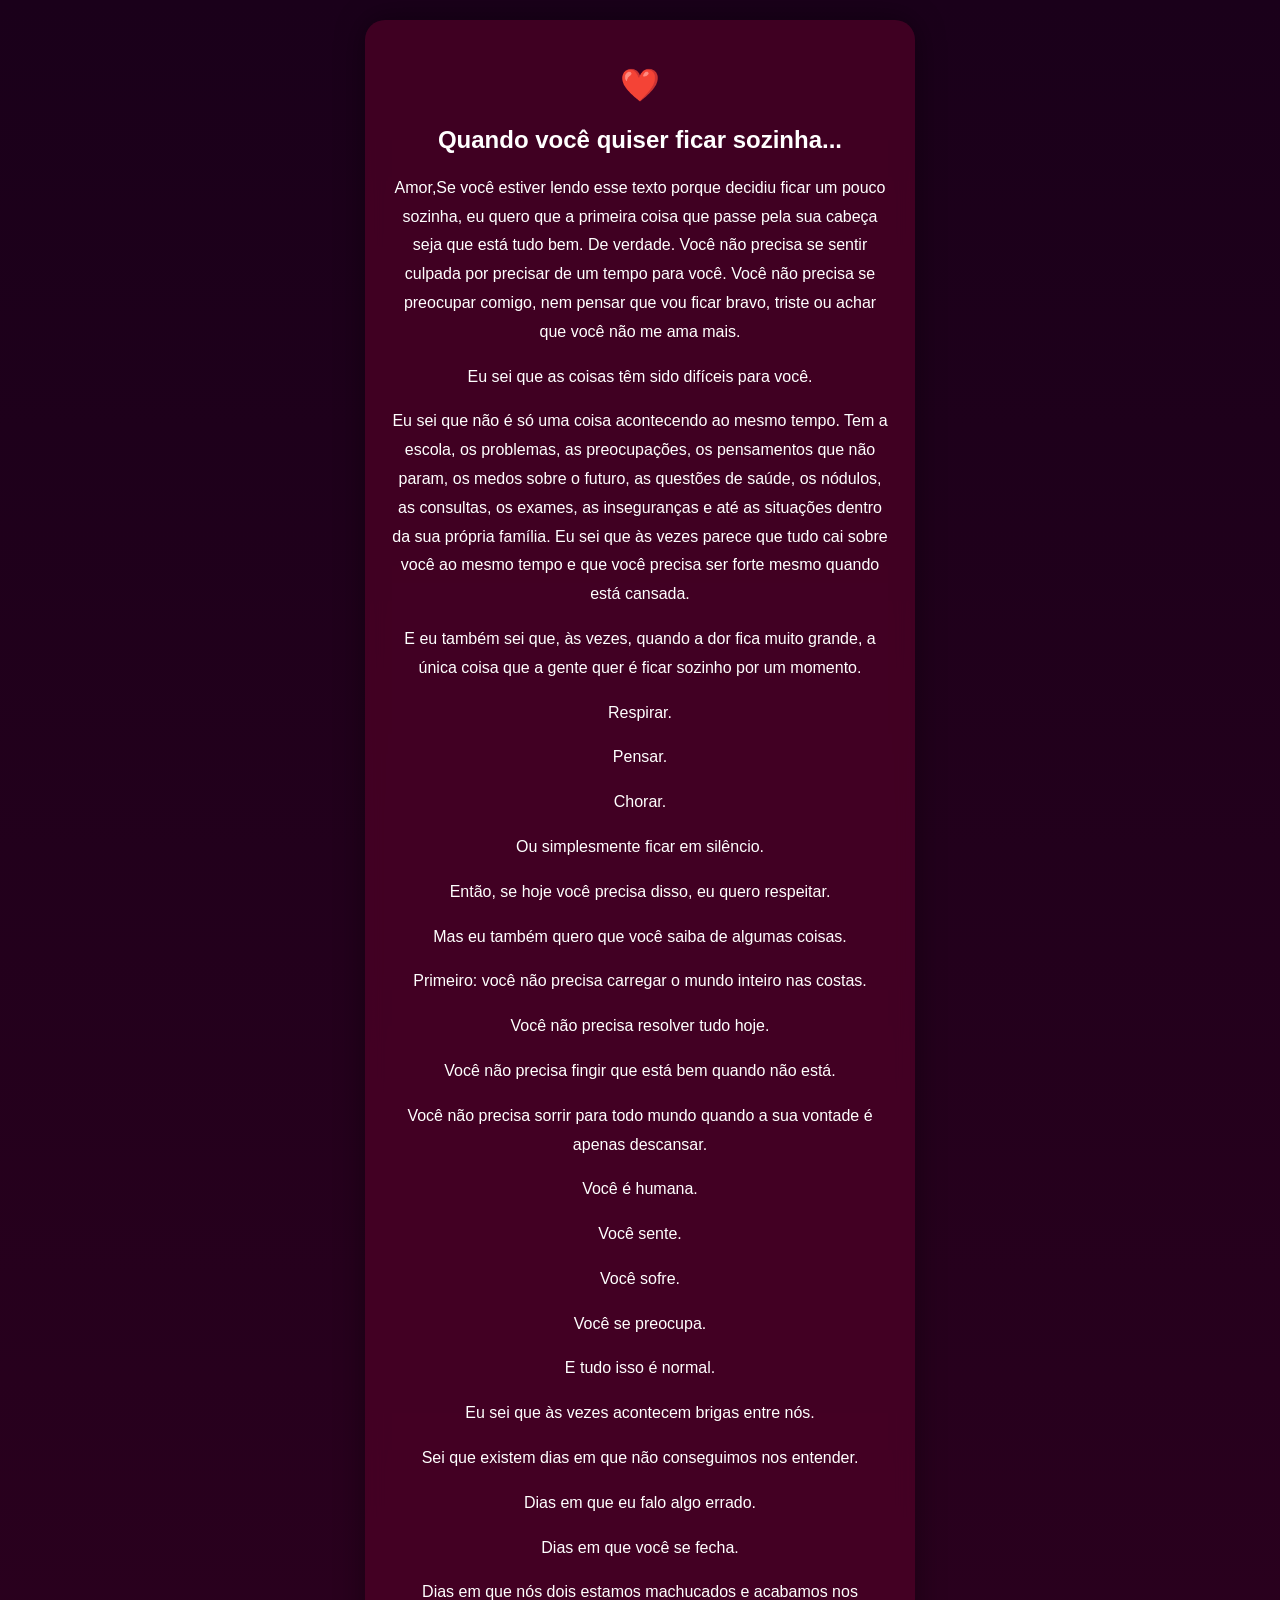
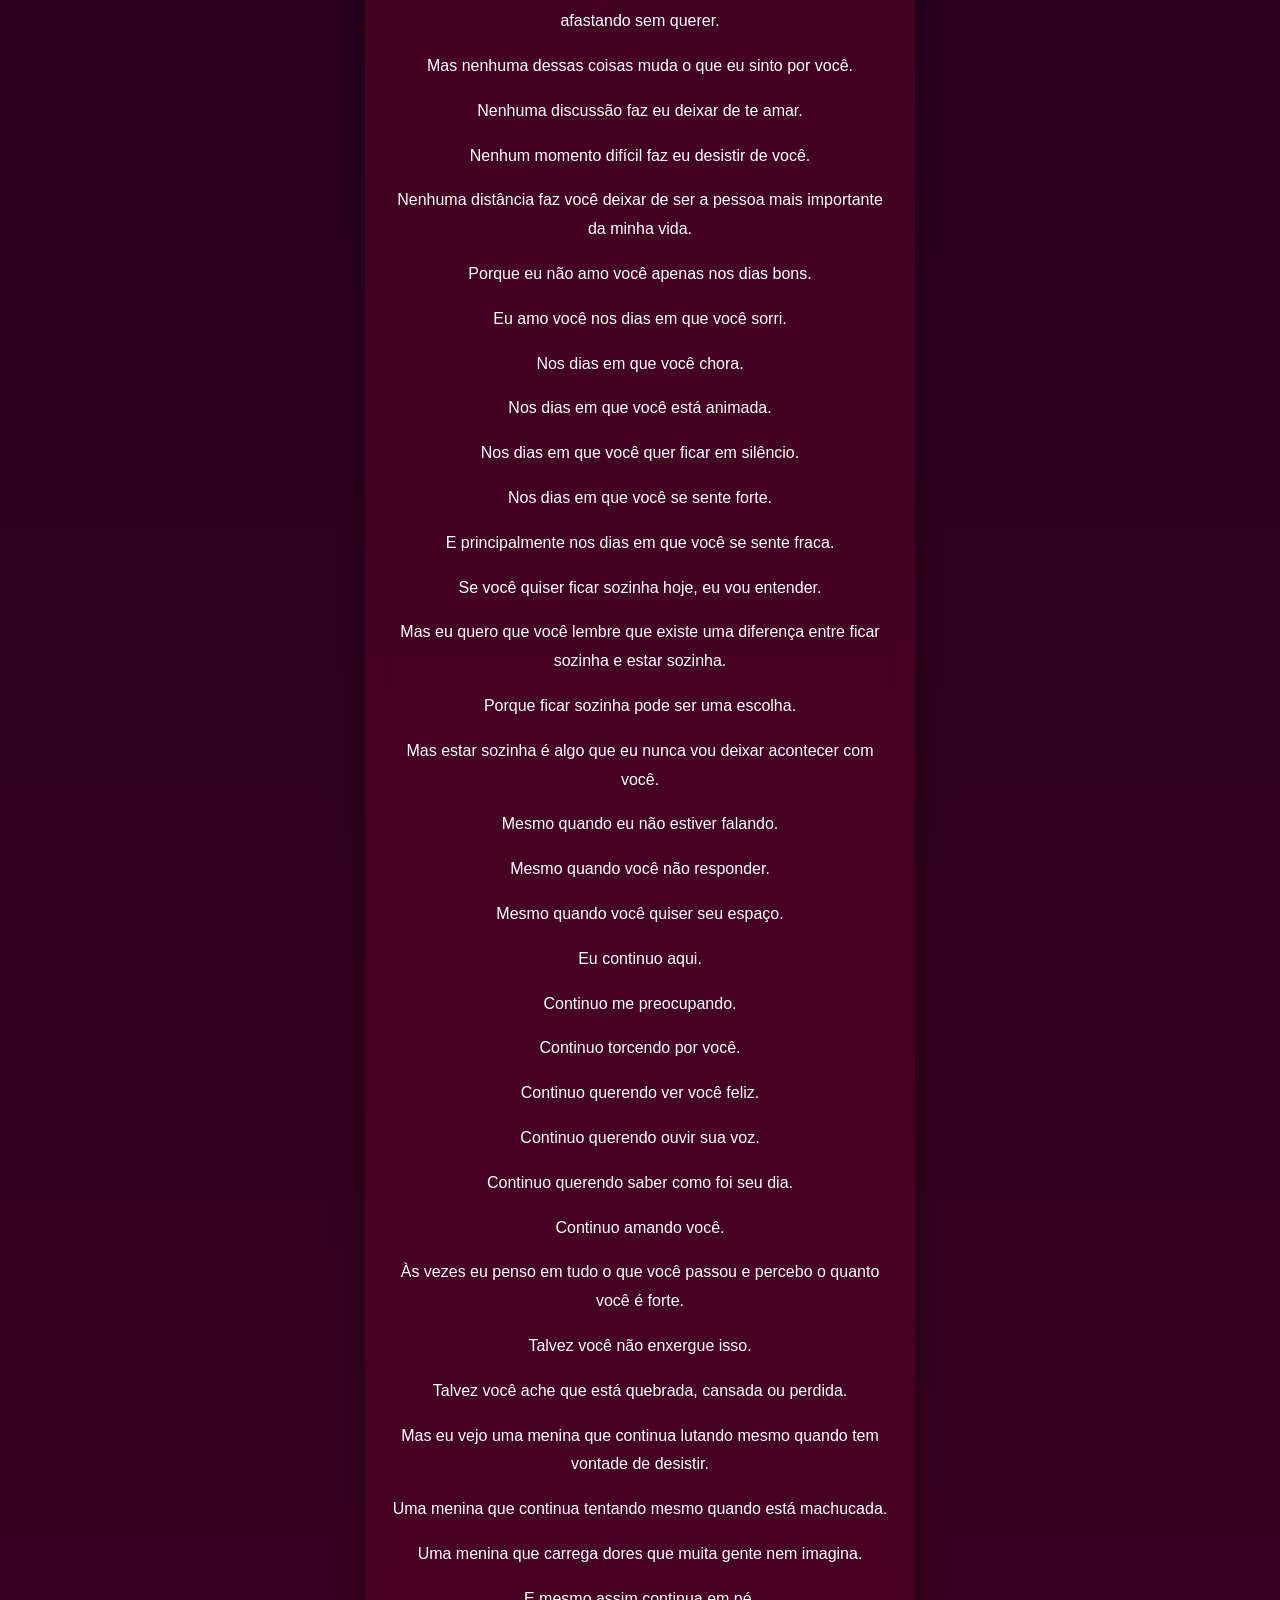
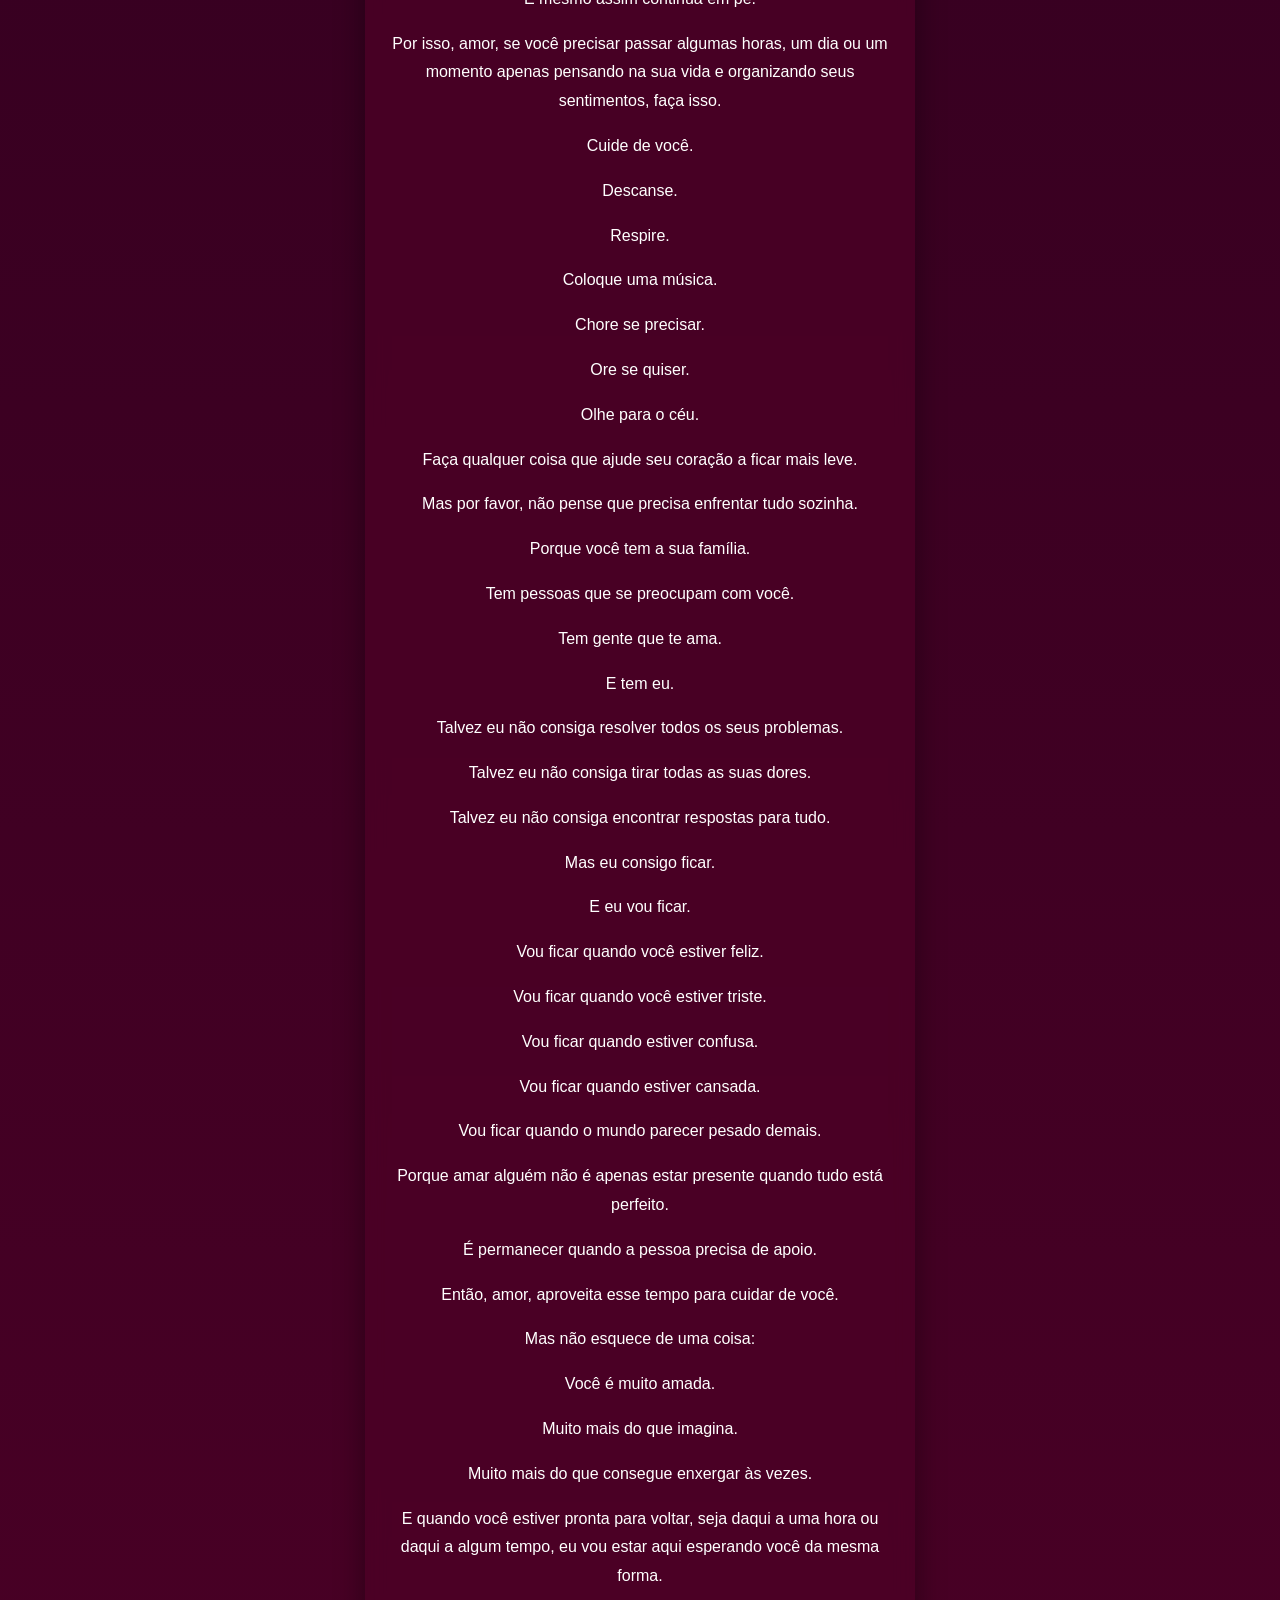
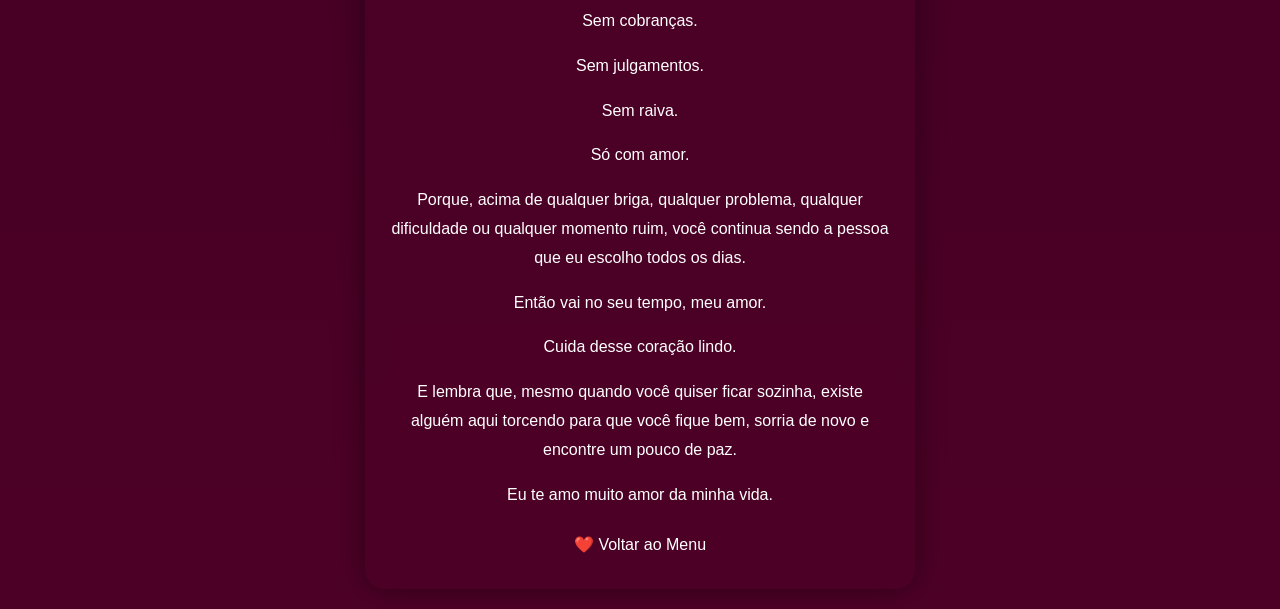
<file: sozinha.html>
<!DOCTYPE html>
<html lang="pt-BR">
<head>
    <meta charset="UTF-8">
    <meta name="viewport" content="width=device-width, initial-scale=1.0">
    <title>Sozinha</title>

    <link rel="stylesheet" href="style.css">
</head>
<body>
     <div class="carta">
        <h1>❤️</h1>
        <h2>Quando você quiser ficar sozinha...</h2>

    <p>Amor,Se você estiver lendo esse texto porque decidiu ficar um pouco sozinha, eu quero que a primeira coisa que passe pela sua cabeça seja que está tudo bem. De verdade. Você não precisa se sentir culpada por precisar de um tempo para você. Você não precisa se preocupar comigo, nem pensar que vou ficar bravo, triste ou achar que você não me ama mais.</p>
    <p>Eu sei que as coisas têm sido difíceis para você.</p>
    <p>Eu sei que não é só uma coisa acontecendo ao mesmo tempo. Tem a escola, os problemas, as preocupações, os pensamentos que não param, os medos sobre o futuro, as questões de saúde, os nódulos, as consultas, os exames, as inseguranças e até as situações dentro da sua própria família. Eu sei que às vezes parece que tudo cai sobre você ao mesmo tempo e que você precisa ser forte mesmo quando está cansada.</p>
    <p>E eu também sei que, às vezes, quando a dor fica muito grande, a única coisa que a gente quer é ficar sozinho por um momento.</p>
    <p>Respirar.</p>
    <p>Pensar.</p>
    <p>Chorar.</p>
    <p>Ou simplesmente ficar em silêncio.</p>
    <p>Então, se hoje você precisa disso, eu quero respeitar.</p>
    <p>Mas eu também quero que você saiba de algumas coisas.</p>
    <p>Primeiro: você não precisa carregar o mundo inteiro nas costas.</p>
    <p>Você não precisa resolver tudo hoje.</p>
    <p>Você não precisa fingir que está bem quando não está.</p>
    <p>Você não precisa sorrir para todo mundo quando a sua vontade é apenas descansar.</p>
    <p>Você é humana.</p>
    <p>Você sente.</p>
    <p>Você sofre.</p>
    <p>Você se preocupa.</p>
    <p>E tudo isso é normal.</p>
    <p>Eu sei que às vezes acontecem brigas entre nós.</p>
    <p>Sei que existem dias em que não conseguimos nos entender.</p>
    <p>Dias em que eu falo algo errado.</p>
    <p>Dias em que você se fecha.</p>
    <p>Dias em que nós dois estamos machucados e acabamos nos afastando sem querer.</p>
    <p>Mas nenhuma dessas coisas muda o que eu sinto por você.</p>
    <p>Nenhuma discussão faz eu deixar de te amar.</p>
    <p>Nenhum momento difícil faz eu desistir de você.</p>
    <p>Nenhuma distância faz você deixar de ser a pessoa mais importante da minha vida.</p>
    <p>Porque eu não amo você apenas nos dias bons.</p>
    <p>Eu amo você nos dias em que você sorri.</p>
    <p>Nos dias em que você chora.</p>
    <p>Nos dias em que você está animada.</p>
    <p>Nos dias em que você quer ficar em silêncio.</p>
    <p>Nos dias em que você se sente forte.</p>
    <p>E principalmente nos dias em que você se sente fraca.</p>
    <p>Se você quiser ficar sozinha hoje, eu vou entender.</p>
    <p>Mas eu quero que você lembre que existe uma diferença entre ficar sozinha e estar sozinha.</p>
    <p>Porque ficar sozinha pode ser uma escolha.</p>
    <p>Mas estar sozinha é algo que eu nunca vou deixar acontecer com você.</p>
    <p>Mesmo quando eu não estiver falando.</p>
    <p>Mesmo quando você não responder.</p>
    <p>Mesmo quando você quiser seu espaço.</p>
    <p>Eu continuo aqui.</p>
    <p>Continuo me preocupando.</p>
    <p>Continuo torcendo por você.</p>
    <p>Continuo querendo ver você feliz.</p>
    <p>Continuo querendo ouvir sua voz.</p>
    <p>Continuo querendo saber como foi seu dia.</p>
    <p>Continuo amando você.</p>
    <p>Às vezes eu penso em tudo o que você passou e percebo o quanto você é forte.</p>
    <p>Talvez você não enxergue isso.</p>
    <p>Talvez você ache que está quebrada, cansada ou perdida.</p>
    <p>Mas eu vejo uma menina que continua lutando mesmo quando tem vontade de desistir.</p>
    <p>Uma menina que continua tentando mesmo quando está machucada.</p>
    <p>Uma menina que carrega dores que muita gente nem imagina.</p>
    <p>E mesmo assim continua em pé.</p>
    <p>Por isso, amor, se você precisar passar algumas horas, um dia ou um momento apenas pensando na sua vida e organizando seus sentimentos, faça isso.</p>
    <p>Cuide de você.</p>
    <p>Descanse.</p>
    <p>Respire.</p>
    <p>Coloque uma música.</p>
    <p>Chore se precisar.</p>
    <p>Ore se quiser.</p>
    <p>Olhe para o céu.</p>
    <p>Faça qualquer coisa que ajude seu coração a ficar mais leve.</p>
    <p>Mas por favor, não pense que precisa enfrentar tudo sozinha.</p>
    <p>Porque você tem a sua família.</p>
    <p>Tem pessoas que se preocupam com você.</p>
    <p>Tem gente que te ama.</p>
    <p>E tem eu.</p>
    <p>Talvez eu não consiga resolver todos os seus problemas.</p>
    <p>Talvez eu não consiga tirar todas as suas dores.</p>
    <p>Talvez eu não consiga encontrar respostas para tudo.</p>
    <p>Mas eu consigo ficar.</p>
    <p>E eu vou ficar.</p>
    <p>Vou ficar quando você estiver feliz.</p>
    <p>Vou ficar quando você estiver triste.</p>
    <p>Vou ficar quando estiver confusa.</p>
    <p>Vou ficar quando estiver cansada.</p>
    <p>Vou ficar quando o mundo parecer pesado demais.</p>
    <p>Porque amar alguém não é apenas estar presente quando tudo está perfeito.</p>
    <p>É permanecer quando a pessoa precisa de apoio.</p>
    <p>Então, amor, aproveita esse tempo para cuidar de você.</p>
    <p>Mas não esquece de uma coisa:</p>
    <p>Você é muito amada.</p>
    <p>Muito mais do que imagina.</p>
    <p>Muito mais do que consegue enxergar às vezes.</p>
    <p>E quando você estiver pronta para voltar, seja daqui a uma hora ou daqui a algum tempo, eu vou estar aqui esperando você da mesma forma.</p>
    <p>Sem cobranças.</p>
    <p>Sem julgamentos.</p>
    <p>Sem raiva.</p>
    <p>Só com amor.</p>
    <p>Porque, acima de qualquer briga, qualquer problema, qualquer dificuldade ou qualquer momento ruim, você continua sendo a pessoa que eu escolho todos os dias.</p>
    <p>Então vai no seu tempo, meu amor.</p>
    <p>Cuida desse coração lindo.</p>
    <p>E lembra que, mesmo quando você quiser ficar sozinha, existe alguém aqui torcendo para que você fique bem, sorria de novo e encontre um pouco de paz.</p>
    <p>Eu te amo muito amor da minha vida.</p>

    <a href="menu.html">

<button>❤️ Voltar ao Menu</button>
</a>
    </div>

</body>
</html>
</file>
<file: style.css>
body{
   background: linear-gradient(to bottom, #1a001a, #4d0026);
   color: white;
   margin:0;
   min-height: 100vh;
   overflow-x: hidden;

}

.container{
      display: flex;
      flex-direction: column;
      align-items: center;
      justify-content: center;
       min-height: 70vh;
       width: 90%;
   margin: auto;

   animation: aparecer 1.2s ease;
   }

   .container p{
      max-width: 500px;
      text-align: center;
   }

   .container h1{
      font-size: 3rem;
      margin-bottom: 20px;
   }
   .container h2{
      font-size: 2rem;
      margin-bottom: 20px;
   }

   button{
      background-color: #4d0026;
      color: white;
      border: none;
      padding: 10px 20px;
      font-size: 1rem;
      border-radius: 20px;
      cursor: pointer;
      transition: background-color 0.3s ease;
   }

   button:hover{
       background-color: #c913c9;
    transform: scale(1.08); 
      box-shadow: 0 0 20px rgba(201, 19, 201, 0.6);
   }
   @keyframes aparecer{
      from{
         opacity: 0;
         transform: translateY(30px);
      }
      to{
         opacity: 1;
         transform: translateY(0);
      }
   }

   #primeira-carta{
      display: none;
      text-align: center;
   }

   .carta{
      width: 85%;
       background: rgba(77, 0, 38, 0.75);
      padding: 25px;
      border-radius: 20px;
      max-width: 500px;
      margin: 20px auto;
      text-align: center;
      animation: aparecer 1s ease;
      box-shadow: 0 0 30px rgba(0, 0, 0, 0.4);
      backdrop-filter: blur(10px);
   }

   .carta p{
      line-height: 1.8;
   }

   .container a{
      margin: 10px;
   }

   .container button{
      margin-top: 10px;
      width: 300px;
   }

   *{
      font-family: "Poppins", sans-serif;
   }

   .coracao{
      font-size: 4rem;
      animation: pulsar 1.5s infinite;
   }

   @keyframes pulsar{
      0%{
         transform: scale(1);
      }

      50%{
         transform: scale(1.15);
      }

      100%{
         transform: scale(1);
      }
   }

   .coracoes{
    position: fixed;
    width: 100%;
    height: 100%;
    overflow: hidden;
    pointer-events: none;
}

.coracoes span{
    position: absolute;
    bottom: -50px;
    font-size: 25px;
    animation: subir 8s linear infinite;
}

.coracoes span:nth-child(1){
    left: 10%;
}

.coracoes span:nth-child(2){
    left: 40%;
    animation-delay: 2s;
}

.coracoes span:nth-child(3){
    left: 70%;
    animation-delay: 4s;
}

.coracoes span:nth-child(4){
    left: 90%;
    animation-delay: 6s;
}

@keyframes subir{

    from{
        transform: translateY(0);
        opacity: 1;
    }

    to{
        transform: translateY(-100vh);
        opacity: 0;
    }

}

.esconder{
    opacity: 0;
    transform: translateY(20px);
}

.mostrar{
    opacity: 1;
    transform: translateY(0);
    transition: 1s ease;
}

#btn-pronta{
   transition: 0.5s ease;

}

.entrada{
    text-align: center;
    animation: aparecer 1s ease;
}

.escondido{
    display: none;
}

.saindo{
    opacity: 0;
    transition: 1s ease;
}

.revelar{
    animation: revelarCarta 1.2s ease;
}

@keyframes revelarCarta{
    from{
        opacity: 0;
        transform: translateY(50px) scale(0.95);
    }

    to{
        opacity: 1;
        transform: translateY(0) scale(1);
    }
}

.momento{
    background: rgba(255,255,255,0.05);
    padding: 20px;
    margin: 20px 0;
    border-radius: 15px;
    text-align: left;
    border-left: 4px solid #c913c9;
    animation: aparecer 1s ease;
}

.momento h3{
    color: #ff66ff;
    margin-bottom: 10px;
}

.pagina-menu .container{
    width: 90%;
    max-width: 650px;
    padding: 40px 0;
    box-sizing: border-box;
}

.pagina-menu .cabecalho-menu {
   text-align: center;
   margin-bottom: 25px;
}

.pagina-menu .cabecalho-menu h1{
    font-size: 2.8rem;
    margin-bottom: 10px;
}

.pagina-menu .cabecalho-menu p{
    font-size: 1.2rem;
    color: #f0cddd;
    line-height: 1.6;
}

.pagina-menu .menu-opcoes{
    display: flex;
    flex-direction: column;
    gap: 15px;
    margin-top: 20px;
    width: 100%;
}

.pagina-menu .cartao-opcao {
   display:flex;
   align-items: center;
   gap: 15px;
   padding: 15px 20px;
   border: 1px solid rgba(255, 190,220,0.25);
   border-radius: 15px;
   background: rgba(110, 15, 65, 0.55);
   color: white;
   text-decoration: none;
   transition: transform 0.25s ease, background 0.25s ease, box-shadow 0.25s ease;
   box-sizing: border-box;
}

.pagina-menu .cartao-opcao:hover{
    transform: translateY(-5px);
    background: rgba(110, 15, 65, 0.75);
    box-shadow: 0 0 20px rgba(201, 19, 201, 0.6);
}

.pagina-menu .icone {
   font-size: 1.8rem;
   min-width: 35px;
   text-align: center;
}

.pagina-menu .texto-opcao {
   display: flex;
   flex-direction: column;
   gap: 5px;
   flex: 1;
}

.pagina-menu .texto-opcao strong {
    font-size: 1rem;
}

.pagina-menu .texto-opcao small {
    color: #e9bfd2;
    font-size: 0.85rem;
}

.pagina-menu .seta {
    font-size: 1.8rem;
    color: #ffb6d5;
}

.pagina-menu .menu-opcoes .cartao-opcao.opcao-entre-nós {
    background: #111111;
    border: 1px solid #777777;
    color: #ffffff;
    margin-top: 6px;
}

.pagina-menu .menu-opcoes .cartao-opcao.opcao-entre-nós:hover {
    background: #292929;
    box-shadow: 0 0 18px rgba(255, 255, 255, 0.1);
}

.pagina-menu .opcao-entre-nós .icone,
.pagina-menu .opcao-entre-nós .texto-opcao,
.pagina-menu .opcao-entre-nós .seta {
    position: static;
    transform: none;
}

.pagina-menu .opcao-entre-nós .texto-opcao small,
.pagina-menu .opcao-entre-nós .seta {
    color: #d0d0d0;
}

@media (max-width: 480px) {
    .pagina-menu .container {
        width: 90%;
        padding: 30px 0;
    }

    .pagina-menu .cabecalho-menu h1 {
        font-size: 2.3rem;
    }

    .pagina-menu .cabecalho-menu p {
        font-size: 1rem;
    }

    .pagina-menu .menu-opcoes .cartao-opcao {
        gap: 10px;
        padding: 14px;
    }

    .pagina-menu .cartao-opcao .texto-opcao strong {
        font-size: 0.95rem;
    }

    .pagina-menu .cartao-opcao .texto-opcao small {
        font-size: 0.8rem;
    }
}


.pagina-menu .menu-opcoes .opcao-entre-nos {
    background: #111111;
    border: 1px solid #777777;
    color: #ffffff;
}

.pagina-menu .menu-opcoes .opcao-entre-nos:hover {
    background: #292929;
    border-color: #aaaaaa;
    box-shadow: 0 0 15px rgba(255, 255, 255, 0.12);
}

.pagina-menu .opcao-entre-nos .icone,
.pagina-menu .opcao-entre-nos .seta {
    color: #ffffff;
}

.pagina-menu .opcao-entre-nos .texto-opcao small {
    color: #c7c7c7;
}


.pagina-entre-nos {
    background: #090909;
    color: #f5f5f5;
}

.pagina-entre-nos .livro-container {
    width: 90%;
    max-width: 1000px;
    min-height: 100vh;
    margin: 0 auto;
    padding: 40px 0;
    display: flex;
    flex-direction: column;
    align-items: center;
    justify-content: center;
    gap: 25px;
}


.pagina-entre-nos .capa-livro {
    width: 100%;
    max-width: 420px;
    min-height: 540px;
    padding: 25px;
    display: flex;
    align-items: center;
    justify-content: center;
    background: linear-gradient(145deg, #292929, #080808 65%);
    border: 2px solid #555;
    border-radius: 8px 18px 18px 8px;
    box-shadow: 12px 15px 35px rgba(0, 0, 0, 0.65);
    text-align: center;
}

.pagina-entre-nos .capa-conteudo {
    display: flex;
    flex-direction: column;
    align-items: center;
    gap: 20px;
}

.pagina-entre-nos .simbolo-livro {
    font-size: 3rem;
    color: #e5e5e5;
}

.pagina-entre-nos .capa-livro h1 {
    margin: 0;
    font-size: 3rem;
    font-weight: normal;
    letter-spacing: 3px;
}

.pagina-entre-nos .capa-livro p {
    color: #c7c7c7;
    line-height: 1.7;
}



.pagina-entre-nos #btn-abrir-livro {
    margin-top: 20px;
    padding: 12px 28px;
    border: 1px solid #aaa;
    border-radius: 30px;
    background: #171717;
    color: white;
    cursor: pointer;
}

.pagina-entre-nos #btn-abrir-livro:hover {
    background: #333;
}



.pagina-entre-nos .livro-aberto {
    width: 100%;
    animation: aparecer 0.8s ease;
}

.pagina-entre-nos .cabecalho-capitulo {
    text-align: center;
    margin-bottom: 20px;
}

.pagina-entre-nos .cabecalho-capitulo > p {
    color: #aaa;
    letter-spacing: 4px;
    font-size: 0.8rem;
}

.pagina-entre-nos .cabecalho-capitulo h2 {
    font-size: 1.6rem;
    font-weight: normal;
}



.pagina-entre-nos .paginas-livro {
    display: grid;
    grid-template-columns: 1fr 1fr;
    overflow: hidden;
    border: 1px solid #777;
    border-radius: 5px;
    background: #d9d0bd;
    box-shadow: 0 15px 35px rgba(0, 0, 0, 0.5);
}

.pagina-entre-nos .pagina {
    min-width: 0;
    padding: 30px;
    color: #24211d;
    line-height: 1.9;
    overflow-wrap: anywhere;
}

.pagina-entre-nos .pagina-esquerda {
    border-right: 1px solid #a49a87;
    background: linear-gradient(to right, #c9c0ad, #e9e0ce);
}

.pagina-entre-nos .pagina-direita {
    background: linear-gradient(to left, #c9c0ad, #e9e0ce);
}

.pagina-entre-nos .pagina h3 {
    text-align: center;
    font-weight: normal;
    margin-top: 0;
}

/* NAVEGAÇÃO */

.pagina-entre-nos .navegacao-capitulos {
    display: flex;
    justify-content: space-between;
    align-items: center;
    gap: 12px;
    margin-top: 20px;
}

.pagina-entre-nos .navegacao-capitulos button,
.pagina-entre-nos .voltar-menu {
    padding: 10px 18px;
    border: 1px solid #777;
    border-radius: 25px;
    background: #171717;
    color: white;
    text-decoration: none;
    cursor: pointer;
}

.pagina-entre-nos .navegacao-capitulos button:disabled {
    opacity: 0.4;
    cursor: not-allowed;
}

.pagina-entre-nos .voltar-menu {
    display: inline-block;
}


.pagina-entre-nos .escondido {
    display: none;
}


@media (max-width: 600px) {
    .pagina-entre-nos .livro-container {
        width: 94%;
        padding: 25px 0;
    }

    .pagina-entre-nos .capa-livro {
        min-height: 440px;
    }

    .pagina-entre-nos .capa-livro h1 {
        font-size: 2.3rem;
    }

    .pagina-entre-nos .cabecalho-capitulo h2 {
        font-size: 1.2rem;
    }

    .pagina-entre-nos .pagina {
        padding: 14px 10px;
        font-size: 0.85rem;
        line-height: 1.7;
    }

    .pagina-entre-nos .navegacao-capitulos button {
        padding: 9px 12px;
        font-size: 0.85rem;
    }
}


/* =====================================
   ENTRE NÓS — LIVRO DE MEMÓRIAS
===================================== */

.pagina-entre-nos {
    min-height: 100vh;
    margin: 0;
    background: #0b0b0b;
    color: #f5f5f5;
    font-family: "Poppins", sans-serif;
}

.pagina-entre-nos .livro-container {
    width: min(900px, 90%);
    margin: 0 auto;
    padding: 65px 0 35px;
}

/* Título */

.pagina-entre-nos .titulo-galeria {
    text-align: center;
    margin-bottom: 42px;
}

.pagina-entre-nos .titulo-galeria > p:first-child {
    color: #999;
    font-size: 11px;
    letter-spacing: 4px;
    text-transform: uppercase;
}

.pagina-entre-nos .titulo-galeria h1 {
    margin: 18px 0;
    font-family: Georgia, serif;
    font-size: clamp(42px, 8vw, 70px);
    font-weight: 400;
    letter-spacing: -2px;
}

.pagina-entre-nos .titulo-galeria h1 span {
    color: #888;
}

.pagina-entre-nos .titulo-galeria > p:last-child {
    color: #aaa;
    font-size: 14px;
}

/* Lista de capítulos */

.pagina-entre-nos .grade-capitulos {
    display: grid;
    gap: 13px;
}

.pagina-entre-nos .cartao-capitulo {
    display: flex;
    align-items: center;
    gap: 20px;
    width: 100%;
    min-height: 100px;
    padding: 22px 25px;
    color: #f5f5f5;
    text-align: left;
    background: #141414;
    border: 1px solid #303030;
    border-radius: 8px;
    cursor: pointer;
    transition:
        background 0.25s ease,
        border-color 0.25s ease,
        transform 0.25s ease;
}

.pagina-entre-nos .cartao-capitulo:hover {
    background: #1c1c1c;
    border-color: #777;
    transform: translateY(-2px);
}

.pagina-entre-nos .numero-cartao {
    color: #888;
    font-family: Georgia, serif;
    font-size: 25px;
}

.pagina-entre-nos .conteudo-cartao {
    display: flex;
    flex: 1;
    flex-direction: column;
    gap: 7px;
}

.pagina-entre-nos .conteudo-cartao strong {
    font-size: 15px;
    font-weight: 500;
}

.pagina-entre-nos .conteudo-cartao small {
    color: #999;
    font-size: 12px;
}

.pagina-entre-nos .seta-cartao {
    color: #aaa;
    font-size: 21px;
}

/* Capa de cada capítulo */

.pagina-entre-nos .capa-livro {
    min-height: 430px;
    padding: 35px 20px;
    align-items: center;
    justify-content: center;
    text-align: center;
    background:
        linear-gradient(145deg, #1d1d1d, #090909 75%);
    border: 1px solid #3a3a3a;
    border-radius: 8px;
}

.pagina-entre-nos .capa-conteudo {
    max-width: 500px;
}

.pagina-entre-nos .simbolo-livro {
    color: #bbb;
    font-size: 32px;
}

.pagina-entre-nos .rotulo-capa {
    margin-top: 28px;
    color: #999;
    font-size: 10px;
    letter-spacing: 4px;
}

.pagina-entre-nos .capa-conteudo h2 {
    margin: 20px 0 12px;
    font-family: Georgia, serif;
    font-size: clamp(32px, 6vw, 48px);
    font-weight: 400;
}

.pagina-entre-nos .capa-conteudo > p:not(.rotulo-capa) {
    color: #aaa;
    font-size: 14px;
}

/* Botões */

.pagina-entre-nos #btn-abrir-livro,
.pagina-entre-nos .botao-voltar,
.pagina-entre-nos .navegacao-capitulos button {
    margin-top: 18px;
    padding: 12px 18px;
    color: #111;
    background: #eee;
    border: 1px solid #eee;
    border-radius: 4px;
    font-size: 12px;
    cursor: pointer;
    transition: background 0.2s ease;
}

.pagina-entre-nos #btn-abrir-livro:hover,
.pagina-entre-nos .botao-voltar:hover,
.pagina-entre-nos .navegacao-capitulos button:hover:not(:disabled) {
    background: #ccc;
}

.pagina-entre-nos .botao-voltar {
    display: block;
    margin: 12px auto 0;
    color: #ddd;
    background: transparent;
    border-color: #555;
}

.pagina-entre-nos .navegacao-capitulos button:disabled {
    opacity: 0.35;
    cursor: not-allowed;
}

/* Livro aberto */

.pagina-entre-nos .cabecalho-capitulo {
    margin: 25px 0;
    text-align: center;
}

.pagina-entre-nos .cabecalho-capitulo > p {
    color: #999;
    font-size: 10px;
    letter-spacing: 4px;
}

.pagina-entre-nos .cabecalho-capitulo h2 {
    font-family: Georgia, serif;
    font-size: clamp(25px, 5vw, 38px);
    font-weight: 400;
}

.pagina-entre-nos .paginas-livro {
    display: grid;
    grid-template-columns: 1fr 1fr;
    overflow: hidden;
    background: #eae7df;
    color: #252525;
    border-radius: 5px;
    box-shadow: 0 15px 45px #0008;
}

.pagina-entre-nos .pagina {
    min-height: 280px;
    padding: clamp(20px, 5vw, 42px);
    font-family: Georgia, serif;
    font-size: 15px;
    line-height: 1.9;
}

.pagina-entre-nos .pagina-esquerda {
    border-right: 1px solid #c9c3b8;
}

.pagina-entre-nos .pagina h3 {
    font-size: 23px;
    font-weight: 400;
}

.pagina-entre-nos .navegacao-capitulos {
    display: flex;
    align-items: center;
    justify-content: space-between;
    gap: 12px;
    margin-top: 18px;
}

.pagina-entre-nos #numero-capitulo {
    color: #aaa;
    font-size: 13px;
}

.pagina-entre-nos .voltar-menu {
    display: block;
    width: fit-content;
    margin: 35px auto 0;
    color: #aaa;
    font-size: 12px;
    text-decoration: none;
}

.pagina-entre-nos .voltar-menu:hover {
    color: #fff;
}

/* Elementos escondidos */

.pagina-entre-nos .escondido {
    display: none !important;
}

/* Celulares */

@media (max-width: 600px) {
    .pagina-entre-nos .livro-container {
        padding-top: 38px;
    }

    .pagina-entre-nos .cartao-capitulo {
        gap: 13px;
        min-height: 90px;
        padding: 17px 14px;
    }

    .pagina-entre-nos .conteudo-cartao strong {
        font-size: 13px;
    }

    .pagina-entre-nos .conteudo-cartao small {
        font-size: 11px;
    }

    .pagina-entre-nos .paginas-livro {
        grid-template-columns: 1fr;
    }

    .pagina-entre-nos .pagina {
        min-height: 170px;
        padding: 25px;
    }

    .pagina-entre-nos .pagina-esquerda {
        border-right: none;
        border-bottom: 1px solid #c9c3b8;
    }
}

@media (prefers-reduced-motion: reduce) {
    .pagina-entre-nos * {
        transition: none !important;
    }
}
#btn-pronta {
    background-color: #d63384;
    color: white;
    padding: 12px 24px;
    border: none;
    border-radius: 25px;
    font-size: 16px;
    cursor: pointer;
}

#btn-pronta:hover {
    background-color: #a61e62;
    transform: scale(1.05);
}

.esconder {
    display: none;
}

.mostrar {
    display: inline-block;
    animation: aparecer 0.5s ease;
}

@keyframes aparecer {
    from {
        opacity: 0;
        transform: translateY(10px);
    }

    to {
        opacity: 1;
        transform: translateY(0);
    }
}
</file>
